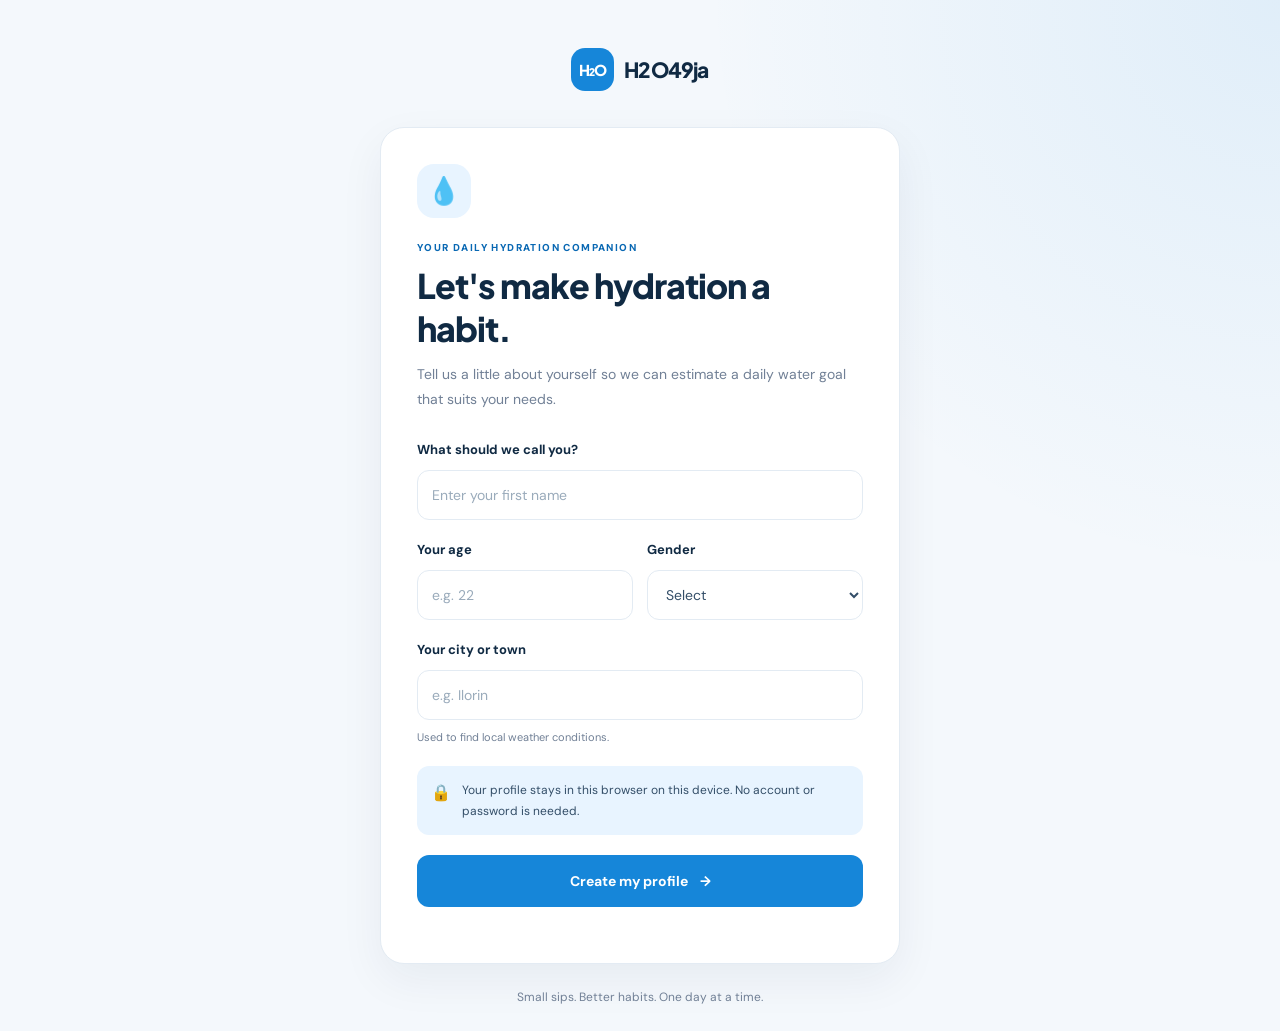
<file: index.html>
<!DOCTYPE html>
<html lang="en">
<head>
  <meta charset="UTF-8">
  <meta name="viewport" content="width=device-width, initial-scale=1.0">

  <meta
    name="theme-color"
    content="#1686D9"
  >

  <title>Get Started | H2O49ja</title>

  <link rel="stylesheet" href="../css/style.css">
  <script src="../js/onboarding.js" defer></script>
</head>

<body class="onboarding-page">
  <main class="onboarding-container">

    <a href="index.html" class="brand">
      <span class="brand-icon">H₂O</span>
      <span>H2O49ja</span>
    </a>

    <section class="onboarding-card">
      <div class="onboarding-icon">💧</div>

      <p class="eyebrow">YOUR DAILY HYDRATION COMPANION</p>

      <h1>Let's make hydration a habit.</h1>

      <p class="onboarding-description">
        Tell us a little about yourself so we can estimate
        a daily water goal that suits your needs.
      </p>

      <form id="onboarding-form">

        <div class="form-group">
          <label for="full-name">What should we call you?</label>
          <input
            type="text"
            id="full-name"
            name="name"
            placeholder="Enter your first name"
            autocomplete="given-name"
            required
            maxlength="50"
          >
        </div>

        <div class="form-row">
          <div class="form-group">
            <label for="age">Your age</label>
            <input
              type="number"
              id="age"
              name="age"
              placeholder="e.g. 22"
              min="1"
              max="120"
              required
            >
          </div>

          <div class="form-group">
            <label for="gender">Gender</label>
            <select id="gender" name="gender" required>
              <option value="">Select</option>
              <option value="male">Male</option>
              <option value="female">Female</option>
              <option value="prefer-not-to-say">Prefer not to say</option>
            </select>
          </div>
        </div>

        <div class="form-group">
          <label for="location">Your city or town</label>
          <input
            type="text"
            id="location"
            name="location"
            placeholder="e.g. Ilorin"
            autocomplete="address-level2"
            required
            maxlength="100"
          >
          <small>
            Used to find local weather conditions.
          </small>
        </div>

        <div class="privacy-note">
          <span>🔒</span>
          <p>
            Your profile stays in this browser on this device.
            No account or password is needed.
          </p>
        </div>

        <button type="submit" class="primary-button">
          Create my profile
          <span aria-hidden="true">→</span>
        </button>

        <p id="onboarding-feedback" role="alert"></p>
      </form>
    </section>

    <p class="onboarding-footer">
      Small sips. Better habits. One day at a time.
    </p>

  </main>
</body>
</html>
</file>
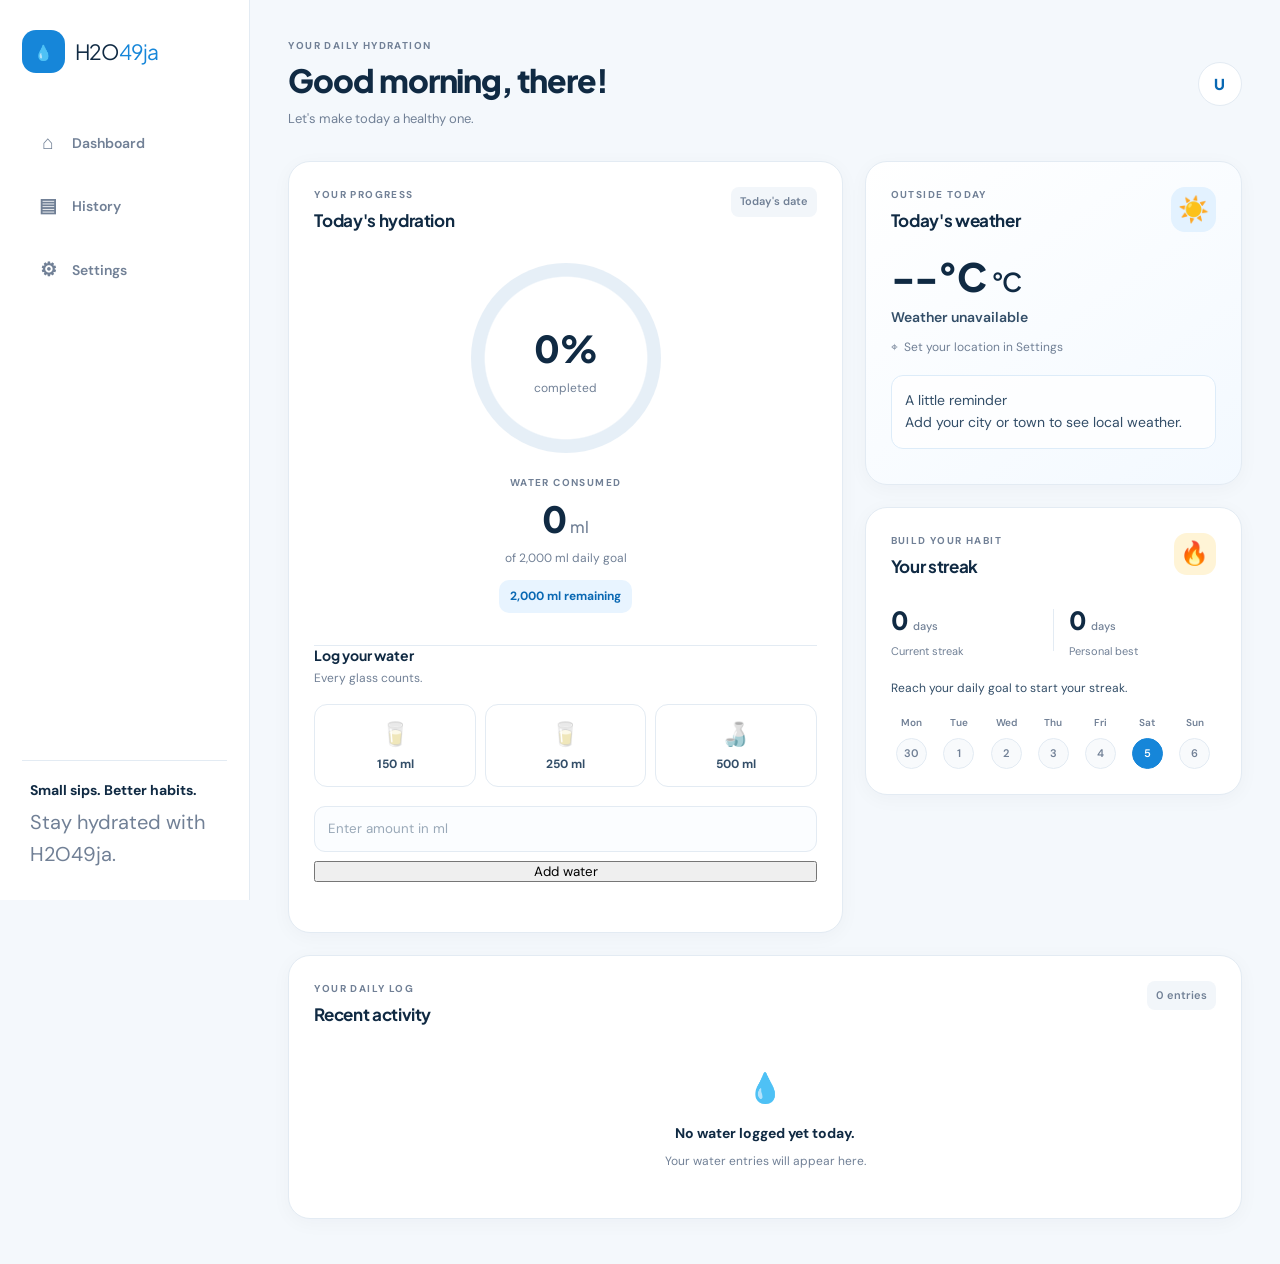
<file: pages/index.html>
<!-- <!DOCTYPE html>
<html lang="en">
<head>
    <meta charset="UTF-8">
    <meta name="viewport" content="width=device-width, initial-scale=1.0">
    <meta name="description" content="helps u track ur daily water">
    <meta name="theme-color" content="#1686D9">
    <title>H20 4 9JA| YOUR HYDRATION DASHBOARD</title>
    <link rel="manifest" href="manifest.json">
</head>
<body>
    <div class="app-layout">
        <aside class="sidebar">
        <a href="" class="brand">h <span>2</span>O <span class="brand-highlight">49JA</span></a>
        <nav class="sidebar-nav">
            <a href="index.html" class="nav-link active"> <span>Dashboard</span></a>
                        <a href="pages/history.html" class="nav-link active"> <span>History</span></a>
                                    <a href="pages/setting.html" class="nav-link active"> <span>Setting</span></a>


        </nav>
        <div class="side-footer">
          <p>Small Sips Better Habit</p> <span>Stay Hydrated With H2049JA</span>
        </div>
        </aside>
        <main class="main-content">
            <header class="page-header">
                <div class="welcome-message">
                   <p class="eyebrow"> Ur Daily Hydration</p>
                   <h1>Good Day, <span id="username">there</span>!</h1>
                   <p>Let make today a healthy one</p>
                </div>
                <a href="pages/setting.html" aria-label="open profile & setting" class="profile-button"><span id="profile-initials"></span></a>
            </header>
            <div class="dashboard-grid">
                <section class="card hydration-card">
                    <div>
                    <div >
                        <p class="eyebrow">Ur Progress</p>
                    </div>

                    <span class="data-label" id="current-data">Today's data</span>
                </div>
                <div class="hydration-progress">
                    <div class="progress-circle" id="progress-circle" aria-label="daily hydration progress" aria-valuemin="0" aria-valuemax="100" aria-valuenow="0">
                           <div class="progress-inner"><span class="progress-percentage" id="progress-percentage">0%</span><span class="progress-caption">Completed</span>
                        </div>
                    </div>
                    <div class="hydration-stat">
                        <p class="eyebrow">Water consumed</p>
                        <p class="water-total"><span id="water-consumed">0</span></p> <span class="unit">ml</span>
                        <p class="water-target">of<span id="daily-goal">2,000</span>ml daily goal</p>
                        <p class="water-remaining"> <span id="water-remaining">2,000</span>water-remaining</p>

                    </div>
                </div>
                   <div class="hydration-divider"></div>
                   <div class="water-login">
                    <div class="section-heading">
                        <h3>log ur water</h3> <p>every glass count</p>
                    </div>
                    <div class="quick-add-buttons">
                        <button type="button" class="water-button" data-water-amount="150"><span>150ml</span></button>
                        <button type="button" class="water-button" data-water-amount="250"><span>250ml</span></button>
                        <button type="button" class="water-button" data-water-amount="500"><span>500ml</span></button>

                    </div>
                    <form action="" id="custom-water-form" class="custom-water-form">
                        <label for="custom-water-form" class="sr-only">custom water amount in ml</label>
                        <input type="number" id="custom-water-amount" name="amount" min="1" max="5000" step="1" placeholder="enter amount in millimeter" required>
                        <button type="submit" class="primary-button">Add water</button>
                    </form>
                    <p id="water-feedback" class="feedback-message" role="status" aria-live="polite"></p>
                   </div>
                    
                </section>
                 <div class="dashboard-side">
                    <section class="card weather-card" aria-labelledby="weather-heading"></section>
                    
                 </div>
            </div>
        </main>
    </div>

</body>
</html> -->

<!DOCTYPE html>
<html lang="en">
<head>
  <meta charset="UTF-8">
  <meta name="viewport" content="width=device-width, initial-scale=1.0">

  <meta
    name="description"
    content="H2O49ja helps you track your daily water intake, build hydration streaks, and stay hydrated."
  >

  <meta name="theme-color" content="#1686D9">

  <title>H2O49ja | Your Hydration Dashboard</title>

  <script src="../js/theme.js"></script>

  <!-- Main stylesheet -->
  <link rel="stylesheet" href="../css/style.css">

  <!-- PWA manifest -->
  <link rel="manifest" href="manifest.json">
</head>

<body>
  <!-- Application layout -->
  <div class="app-layout">

    <!-- Sidebar / desktop navigation -->
    <aside class="sidebar">
      <a href="index.html" class="brand">
        <span class="brand-icon" aria-hidden="true">💧</span>
        <span>H2O<span class="brand-highlight">49ja</span></span>
      </a>

      <nav class="sidebar-nav" aria-label="Main navigation">
        <a href="index.html" class="nav-link active" aria-current="page">
          <span aria-hidden="true">⌂</span>
          <span>Dashboard</span>
        </a>

        <a href="history.html" class="nav-link">
          <span aria-hidden="true">▤</span>
          <span>History</span>
        </a>

        <a href="settings.html" class="nav-link">
          <span aria-hidden="true">⚙</span>
          <span>Settings</span>
        </a>
      </nav>

      <div class="sidebar-footer">
        <p>Small sips. Better habits.</p>
        <span>Stay hydrated with H2O49ja.</span>
      </div>
    </aside>

    <!-- Main dashboard -->
    <main class="main-content">

      <!-- Page heading -->
      <header class="page-header">
        <div class="welcome-message">
          <p class="eyebrow">YOUR DAILY HYDRATION</p>
          <h1>Good morning, <span id="user-name">there</span>!</h1>
          <p>Let's make today a healthy one.</p>
        </div>

        <a href="settings.html" class="profile-button"
           aria-label="Open profile and settings">
          <span id="profile-initial">U</span>
        </a>
      </header>

      <!-- Dashboard content -->
      <div class="dashboard-grid">

        <!-- Main hydration card -->
        <section class="card hydration-card"
                 aria-labelledby="hydration-heading">

          <div class="card-heading">
            <div>
              <p class="eyebrow">YOUR PROGRESS</p>
              <h2 id="hydration-heading">Today's hydration</h2>
            </div>

            <span class="date-label" id="current-date">
              Today's date
            </span>
          </div>

          <div class="hydration-progress">

            <!-- Circular progress will be styled with CSS -->
            <div class="progress-circle"
                 id="progress-circle"
                 role="progressbar"
                 aria-label="Daily hydration progress"
                 aria-valuemin="0"
                 aria-valuemax="100"
                 aria-valuenow="0">

              <div class="progress-inner">
                <span class="progress-percentage"
                      id="progress-percentage">0%</span>
                <span class="progress-caption">completed</span>
              </div>
            </div>

            <div class="hydration-stats">
              <p class="eyebrow">WATER CONSUMED</p>

              <p class="water-total">
                <span id="water-consumed">0</span>
                <span class="unit">ml</span>
              </p>

              <p class="water-target">
                of <span id="daily-goal">2,000</span> ml daily goal
              </p>

              <p class="water-remaining">
                <span id="water-remaining">2,000</span> ml remaining
              </p>
            </div>
          </div>

          <div class="hydration-divider"></div>

          <!-- Quick water logging -->
          <div class="water-logging">
            <div class="section-heading">
              <h3>Log your water</h3>
              <p>Every glass counts.</p>
            </div>

            <div class="quick-add-buttons">
              <button type="button" class="water-button"
                      data-water-amount="150">
                <span class="glass-icon" aria-hidden="true">🥛</span>
                <span>150 ml</span>
              </button>

              <button type="button" class="water-button"
                      data-water-amount="250">
                <span class="glass-icon" aria-hidden="true">🥛</span>
                <span>250 ml</span>
              </button>

              <button type="button" class="water-button"
                      data-water-amount="500">
                <span class="glass-icon" aria-hidden="true">🍶</span>
                <span>500 ml</span>
              </button>
            </div>

            <form id="custom-water-form" class="custom-water-form">
              <label for="custom-water-amount" class="sr-only">
                Custom water amount in millilitres
              </label>

              <input
                type="number"
                id="custom-water-amount"
                name="amount"
                min="1"
                max="5000"
                step="1"
                placeholder="Enter amount in ml"
                required
              >

              <button type="submit" class="primary-button">
                Add water
              </button>
            </form>

            <p id="water-feedback" class="feedback-message"
               role="status" aria-live="polite"></p>
          </div>
        </section>

        <!-- Right column -->
        <div class="dashboard-side">

          <!-- Weather card -->
          <section class="card weather-card"
                   aria-labelledby="weather-heading">

            <div class="card-heading">
              <div>
                <p class="eyebrow">OUTSIDE TODAY</p>
                <h2 id="weather-heading">Today's weather</h2>
              </div>

              <span class="weather-icon" id="weather-icon"
                    aria-hidden="true">☀️</span>
            </div>

            <div class="weather-details">
              <p class="temperature">
                <span id="weather-temperature">--</span>
                <span>°C</span>
              </p>

              <p id="weather-condition">Weather unavailable</p>

              <p class="location-label">
                <span aria-hidden="true">⌖</span>
                <span id="weather-location">Set your location</span>
              </p>
            </div>

            <div class="weather-tip">
              <p class="weather-tip-title">A little reminder</p>
              <p id="weather-tip">
                Drink water regularly throughout the day.
              </p>
            </div>

            <p id="weather-updated" class="weather-updated"></p>
          </section>

          <!-- Streak card -->
          <section class="card streak-card"
                   aria-labelledby="streak-heading">

            <div class="card-heading">
              <div>
                <p class="eyebrow">BUILD YOUR HABIT</p>
                <h2 id="streak-heading">Your streak</h2>
              </div>

              <span class="streak-icon" aria-hidden="true">🔥</span>
            </div>

            <div class="streak-stats">
              <div>
                <p class="streak-number">
                  <span id="current-streak">0</span>
                  <span>days</span>
                </p>
                <p class="muted-text">Current streak</p>
              </div>

              <div class="streak-divider"></div>

              <div>
                <p class="streak-number">
                  <span id="best-streak">0</span>
                  <span>days</span>
                </p>
                <p class="muted-text">Personal best</p>
              </div>
            </div>

            <p class="streak-message" id="streak-message">
              Reach your daily goal to start your streak.
            </p>

            <div class="weekly-calendar"
                 id="weekly-calendar"
                 aria-label="Weekly hydration progress">
              <!-- JavaScript will render the weekly calendar here. -->
            </div>
          </section>

        </div>
      </div>

      <!-- Recent water entries -->
      <section class="card recent-activity"
               aria-labelledby="activity-heading">

        <div class="card-heading">
          <div>
            <p class="eyebrow">YOUR DAILY LOG</p>
            <h2 id="activity-heading">Recent activity</h2>
          </div>

          <span class="activity-count" id="activity-count">
            0 entries
          </span>
        </div>

        <div id="water-history" class="water-history">
          <div class="empty-state">
            <span aria-hidden="true">💧</span>
            <p>No water logged yet today.</p>
            <p>Your water entries will appear here.</p>
          </div>
        </div>
      </section>

      <!-- Mobile bottom navigation -->
      <nav class="bottom-nav" aria-label="Mobile navigation">
        <a href="index.html" class="bottom-nav-link active"
           aria-current="page">
          <span aria-hidden="true">⌂</span>
          <span>Home</span>
        </a>

        <a href="history.html" class="bottom-nav-link">
          <span aria-hidden="true">▤</span>
          <span>History</span>
        </a>

        <a href="settings.html" class="bottom-nav-link">
          <span aria-hidden="true">⚙</span>
          <span>Settings</span>
        </a>
      </nav>

    </main>
  </div>

  <!-- Dashboard JavaScript -->
  <script src="../js/app.js" defer></script>
</body>
</html>
</file>
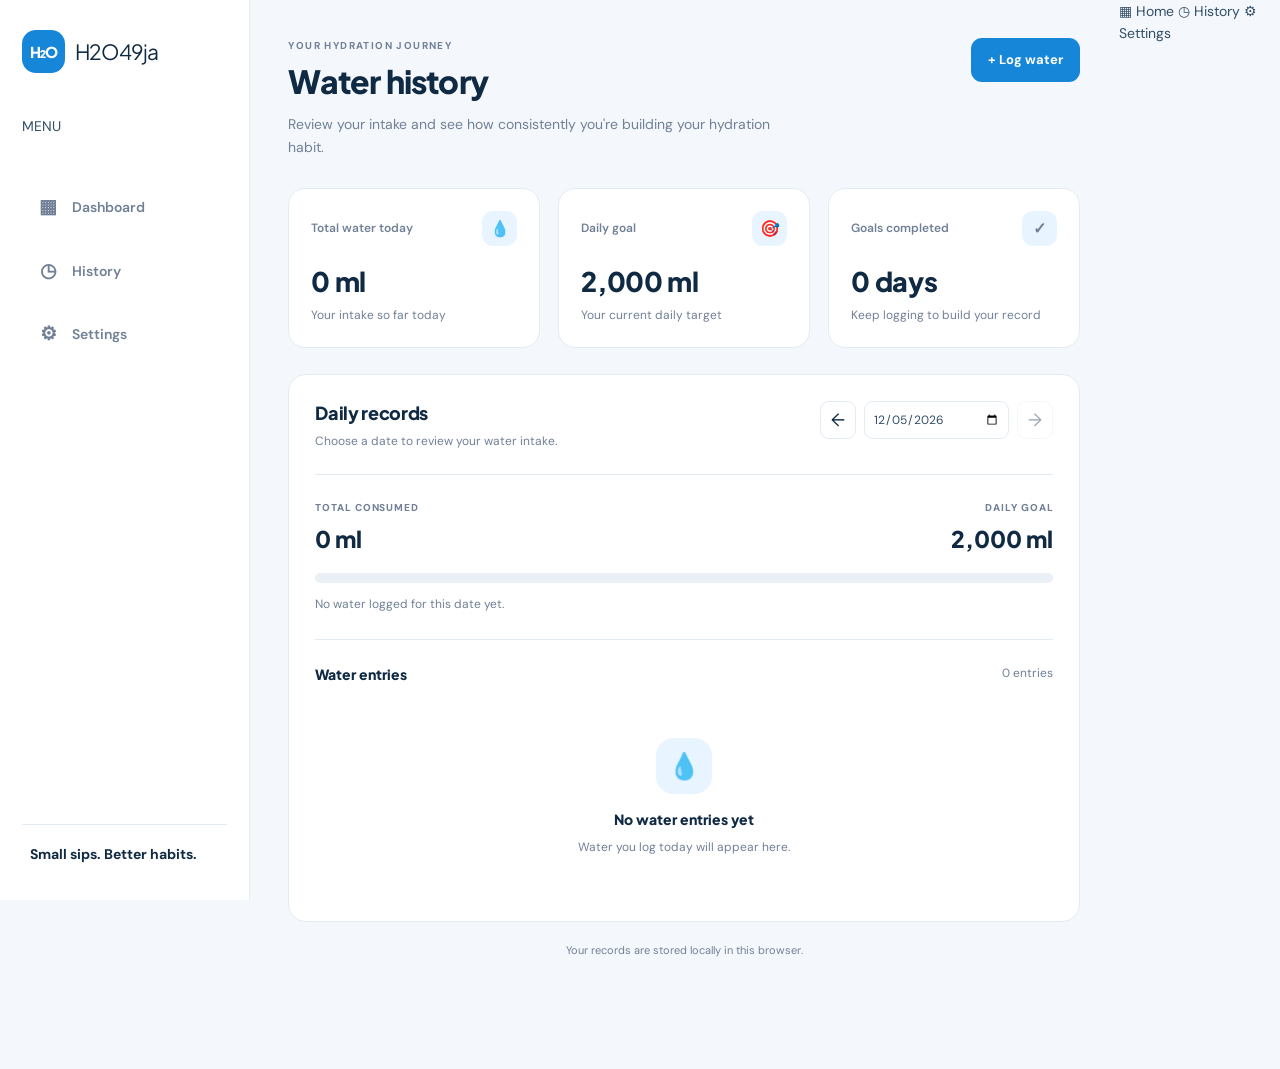
<file: pages/history.html>
<!DOCTYPE html>
<html lang="en">
<head>
  <meta charset="UTF-8">
  <meta name="viewport" content="width=device-width, initial-scale=1.0">
  <meta name="theme-color" content="#1686D9">

  <title>Water History | H2O49ja</title>

  <script src="../js/theme.js"></script>
  <link rel="stylesheet" href="../css/style.css">
  <script src="../js/history.js" defer></script>
</head>

<body>
  <div class="app-layout">

    <!-- Desktop Sidebar -->
    <aside class="sidebar">
      <a href="index.html" class="brand">
        <span class="brand-icon">H₂O</span>
        <span>H2O49ja</span>
      </a>

      <p class="sidebar-label">MENU</p>

      <nav class="sidebar-nav">
        <a href="index.html" class="nav-link">
          <span>▦</span>
          Dashboard
        </a>

        <a href="history.html" class="nav-link active">
          <span>◷</span>
          History
        </a>

        <a href="settings.html" class="nav-link">
          <span>⚙</span>
          Settings
        </a>
      </nav>

      <div class="sidebar-footer">
        <p>Small sips. Better habits.</p>
      </div>
    </aside>

    <!-- Main Content -->
    <main class="main-content history-main">

      <header class="page-header">
        <div>
          <p class="eyebrow">YOUR HYDRATION JOURNEY</p>
          <h1>Water history</h1>
          <p class="page-description">
            Review your intake and see how consistently
            you're building your hydration habit.
          </p>
        </div>

        <a href="index.html" class="history-add-button">
          + Log water
        </a>
      </header>

      <!-- Summary Cards -->
      <section class="history-summary">

        <article class="history-stat-card">
          <div class="history-stat-top">
            <span>Total water today</span>
            <span class="history-stat-icon">💧</span>
          </div>

          <h2 id="history-today-total">0 ml</h2>
          <p>Your intake so far today</p>
        </article>

        <article class="history-stat-card">
          <div class="history-stat-top">
            <span>Daily goal</span>
            <span class="history-stat-icon">🎯</span>
          </div>

          <h2 id="history-daily-goal">2,000 ml</h2>
          <p>Your current daily target</p>
        </article>

        <article class="history-stat-card">
          <div class="history-stat-top">
            <span>Goals completed</span>
            <span class="history-stat-icon">✓</span>
          </div>

          <h2 id="history-goals-completed">0 days</h2>
          <p id="history-completion-caption">
            No completed days yet
          </p>
        </article>

      </section>

      <!-- Date Navigation -->
      <section class="history-panel">

        <div class="history-panel-heading">
          <div>
            <h2>Daily records</h2>
            <p>Choose a date to review your water intake.</p>
          </div>

          <div class="history-date-control">
            <button
              type="button"
              id="previous-day"
              aria-label="Previous day"
            >
              ←
            </button>

            <input
              type="date"
              id="history-date"
              aria-label="Choose history date"
            >

            <button
              type="button"
              id="next-day"
              aria-label="Next day"
            >
              →
            </button>
          </div>
        </div>

        <!-- Selected Day Progress -->
        <div class="history-day-progress">
          <div class="history-day-progress-top">
            <div>
              <p class="history-muted-label">TOTAL CONSUMED</p>
              <h3 id="selected-day-total">0 ml</h3>
            </div>

            <div class="history-day-goal">
              <p class="history-muted-label">DAILY GOAL</p>
              <h3 id="selected-day-goal">2,000 ml</h3>
            </div>
          </div>

          <div
            class="history-progress-track"
            role="progressbar"
            id="history-progress"
            aria-label="Selected day's hydration progress"
            aria-valuemin="0"
            aria-valuemax="100"
            aria-valuenow="0"
          >
            <div
              class="history-progress-fill"
              id="history-progress-fill"
            ></div>
          </div>

          <p id="selected-day-status" class="history-status">
            Start logging your water intake.
          </p>
        </div>

        <!-- Water Entries -->
        <div class="history-entries-heading">
          <h3>Water entries</h3>
          <span id="history-entry-count">0 entries</span>
        </div>

        <div id="history-entries" class="history-entries">
          <div class="history-empty-state">
            <div class="history-empty-icon">💧</div>
            <h3>No water entries yet</h3>
            <p>
              Water you log on this date will appear here.
            </p>
          </div>
        </div>

      </section>

      <p class="history-disclaimer">
        Your records are stored locally in this browser.
      </p>

    </main>

    <!-- Mobile Bottom Navigation -->
    <nav class="mobile-bottom-nav" aria-label="Main navigation">
      <a href="index.html" class="mobile-nav-link">
        <span>▦</span>
        <span>Home</span>
      </a>

      <a href="history.html" class="mobile-nav-link active">
        <span>◷</span>
        <span>History</span>
      </a>

      <a href="settings.html" class="mobile-nav-link">
        <span>⚙</span>
        <span>Settings</span>
      </a>
    </nav>

  </div>
</body>
</html>
</file>
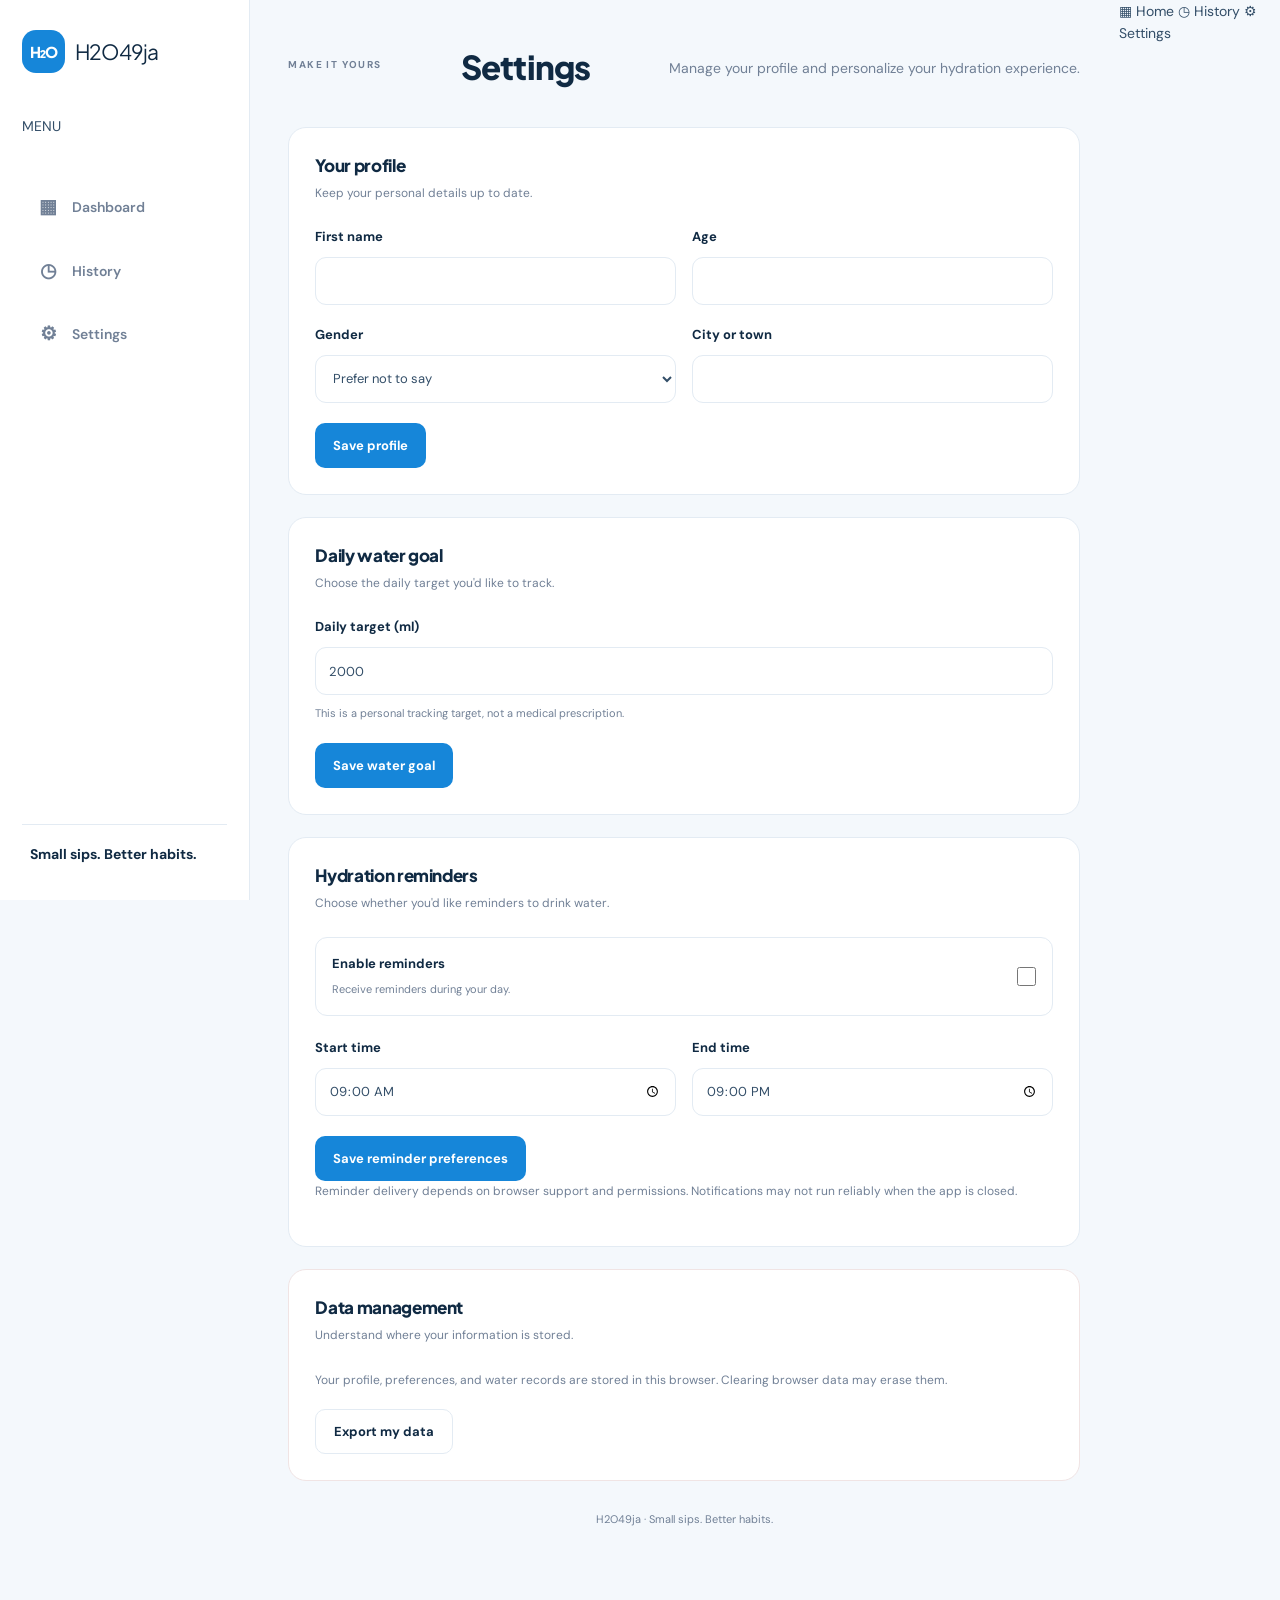
<file: pages/setting.html>
<!DOCTYPE html>
<html lang="en">
<head>
  <meta charset="UTF-8">
  <meta name="viewport" content="width=device-width, initial-scale=1.0">
  <meta name="theme-color" content="#1686D9">

  <title>Settings | H2O49ja</title>

  <link rel="stylesheet" href="../css/style.css">
  <script src="../js/setting.js" defer></script>
</head>

<body>
  <div class="app-layout">

    <!-- Desktop Sidebar -->
    <aside class="sidebar">
      <a href="index.html" class="brand">
        <span class="brand-icon">H₂O</span>
        <span>H2O49ja</span>
      </a>

      <p class="sidebar-label">MENU</p>

      <nav class="sidebar-nav">
        <a href="index.html" class="nav-link">
          <span>▦</span>
          Dashboard
        </a>

        <a href="history.html" class="nav-link">
          <span>◷</span>
          History
        </a>

        <a href="settings.html" class="nav-link active">
          <span>⚙</span>
          Settings
        </a>
      </nav>

      <div class="sidebar-footer">
        <p>Small sips. Better habits.</p>
      </div>
    </aside>

    <!-- Main Content -->
    <main class="main-content settings-main">

      <header class="page-header">
        <p class="eyebrow">MAKE IT YOURS</p>
        <h1>Settings</h1>
        <p class="page-description">
          Manage your profile and personalize your hydration experience.
        </p>
      </header>

      <!-- Profile Settings -->
      <section class="settings-panel">
        <div class="settings-panel-heading">
          <div>
            <h2>Your profile</h2>
            <p>Keep your personal details up to date.</p>
          </div>
        </div>

        <form id="settings-profile-form">

          <div class="settings-form-grid">

            <div class="form-group">
              <label for="settings-name">First name</label>
              <input
                type="text"
                id="settings-name"
                name="name"
                maxlength="50"
                autocomplete="given-name"
                required
              >
            </div>

            <div class="form-group">
              <label for="settings-age">Age</label>
              <input
                type="number"
                id="settings-age"
                name="age"
                min="1"
                max="120"
                required
              >
            </div>

            <div class="form-group">
              <label for="settings-gender">Gender</label>
              <select id="settings-gender" name="gender" required>
                <option value="male">Male</option>
                <option value="female">Female</option>
                <option value="prefer-not-to-say">Prefer not to say</option>
              </select>
            </div>

            <div class="form-group">
              <label for="settings-location">City or town</label>
              <input
                type="text"
                id="settings-location"
                name="location"
                maxlength="100"
                autocomplete="address-level2"
                required
              >
            </div>

          </div>

          <p id="profile-feedback" class="settings-feedback" role="status"></p>

          <button type="submit" class="primary-button settings-save-button">
            Save profile
          </button>
        </form>
      </section>

      <!-- Hydration Goal -->
      <section class="settings-panel">
        <div class="settings-panel-heading">
          <div>
            <h2>Daily water goal</h2>
            <p>Choose the daily target you'd like to track.</p>
          </div>
        </div>

        <form id="settings-goal-form">
          <div class="form-group">
            <label for="settings-goal">Daily target (ml)</label>

            <input
              type="number"
              id="settings-goal"
              name="dailyGoal"
              min="250"
              max="10000"
              step="50"
              required
            >

            <small>
              This is a personal tracking target, not a medical prescription.
            </small>
          </div>

          <p id="goal-feedback" class="settings-feedback" role="status"></p>

          <button type="submit" class="primary-button settings-save-button">
            Save water goal
          </button>
        </form>
      </section>

      <!-- Reminder Preferences -->
      <section class="settings-panel">
        <div class="settings-panel-heading">
          <div>
            <h2>Hydration reminders</h2>
            <p>Choose whether you'd like reminders to drink water.</p>
          </div>
        </div>

        <form id="settings-reminder-form">

          <label class="settings-toggle-row" for="reminders-enabled">
            <span>
              <strong>Enable reminders</strong>
              <small>Receive reminders during your day.</small>
            </span>

            <input
              type="checkbox"
              id="reminders-enabled"
              name="remindersEnabled"
            >
          </label>

          <div class="settings-form-grid settings-reminder-times">
            <div class="form-group">
              <label for="reminder-start">Start time</label>
              <input
                type="time"
                id="reminder-start"
                name="reminderStart"
                value="09:00"
                required
              >
            </div>

            <div class="form-group">
              <label for="reminder-end">End time</label>
              <input
                type="time"
                id="reminder-end"
                name="reminderEnd"
                value="21:00"
                required
              >
            </div>
          </div>

          <p id="reminder-feedback" class="settings-feedback" role="status"></p>

          <button type="submit" class="primary-button settings-save-button">
            Save reminder preferences
          </button>
        </form>

        <p class="settings-note">
          Reminder delivery depends on browser support and permissions.
          Notifications may not run reliably when the app is closed.
        </p>
      </section>

      <!-- Data Management -->
      <section class="settings-panel settings-danger-panel">
        <div class="settings-panel-heading">
          <div>
            <h2>Data management</h2>
            <p>Understand where your information is stored.</p>
          </div>
        </div>

        <p class="settings-note">
          Your profile, preferences, and water records are stored in this
          browser. Clearing browser data may erase them.
        </p>

        <button
          type="button"
          id="export-data-button"
          class="secondary-button"
        >
          Export my data
        </button>
      </section>

      <p class="settings-footer">
        H2O49ja · Small sips. Better habits.
      </p>

    </main>

    <!-- Mobile Bottom Navigation -->
    <nav class="mobile-bottom-nav" aria-label="Main navigation">
      <a href="index.html" class="mobile-nav-link">
        <span>▦</span>
        <span>Home</span>
      </a>

      <a href="history.html" class="mobile-nav-link">
        <span>◷</span>
        <span>History</span>
      </a>

      <a href="settings.html" class="mobile-nav-link active">
        <span>⚙</span>
        <span>Settings</span>
      </a>
    </nav>

  </div>
</body>
</html>
</file>
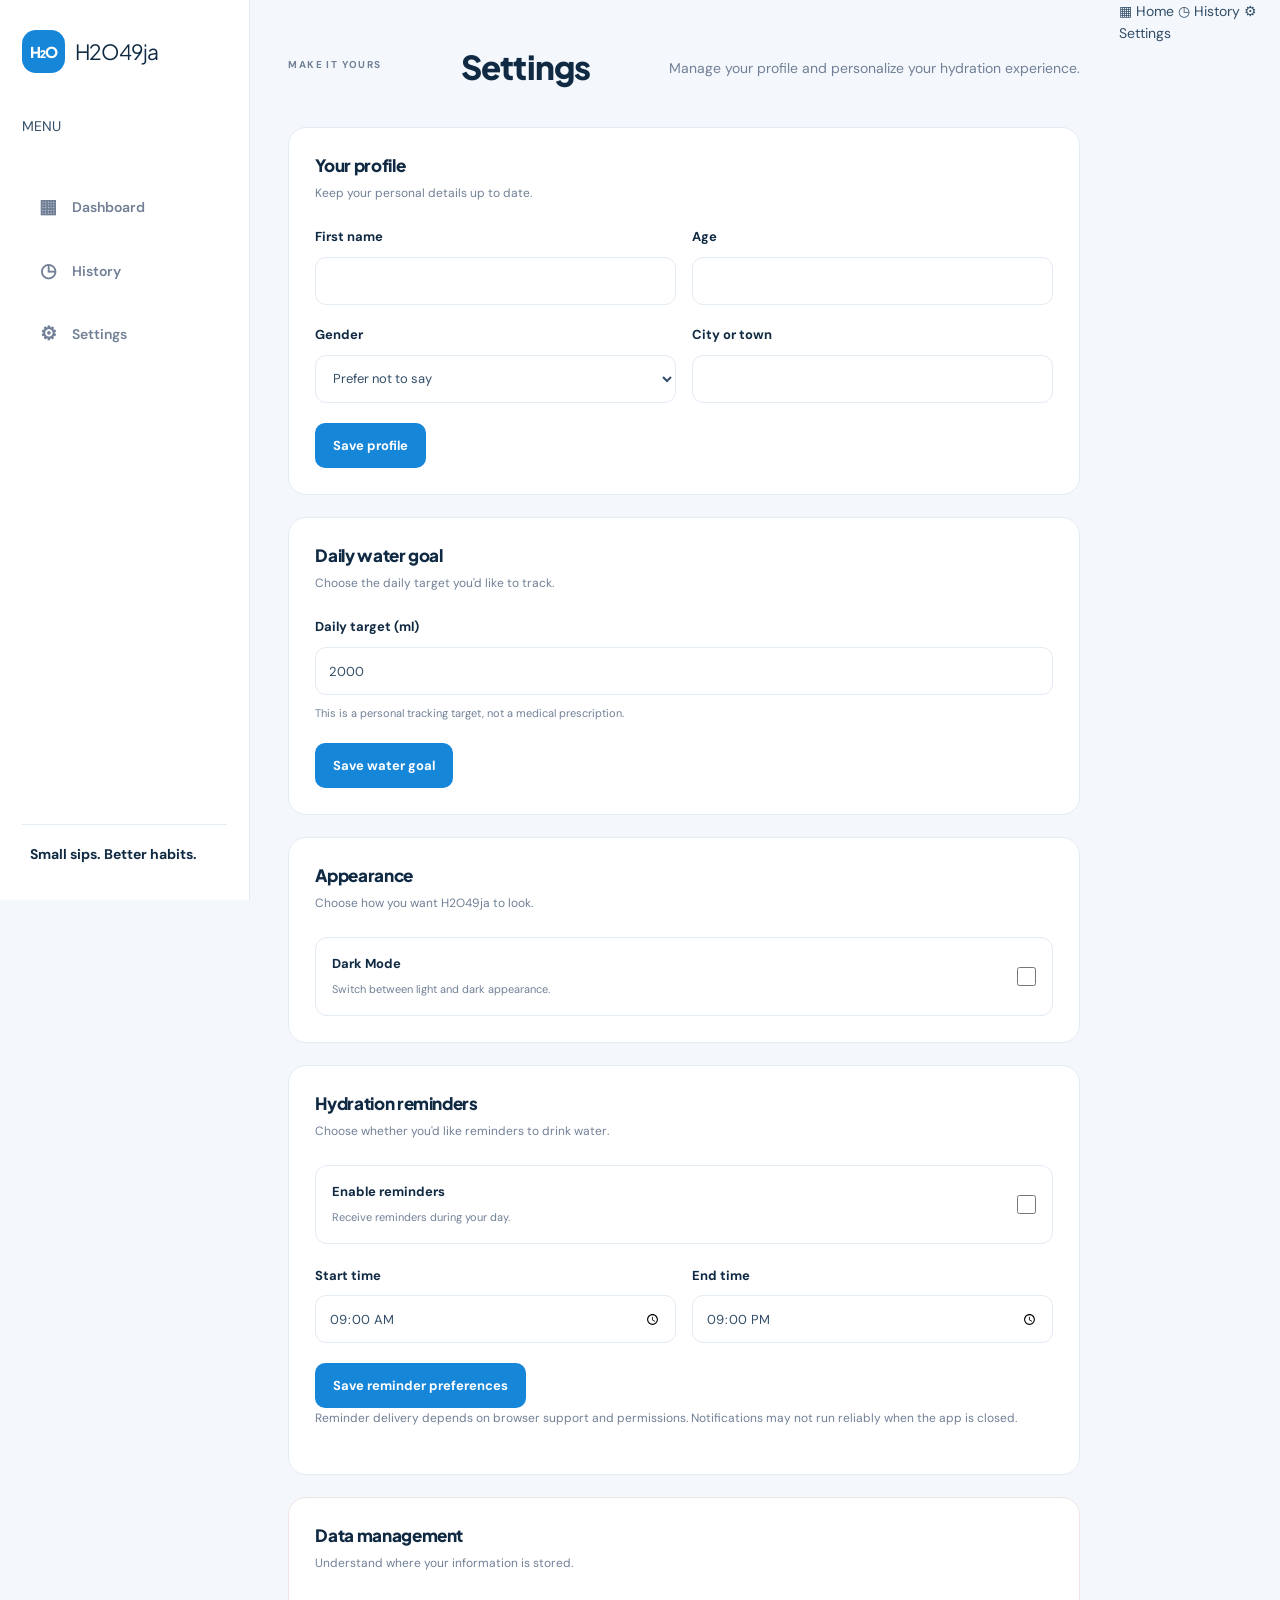
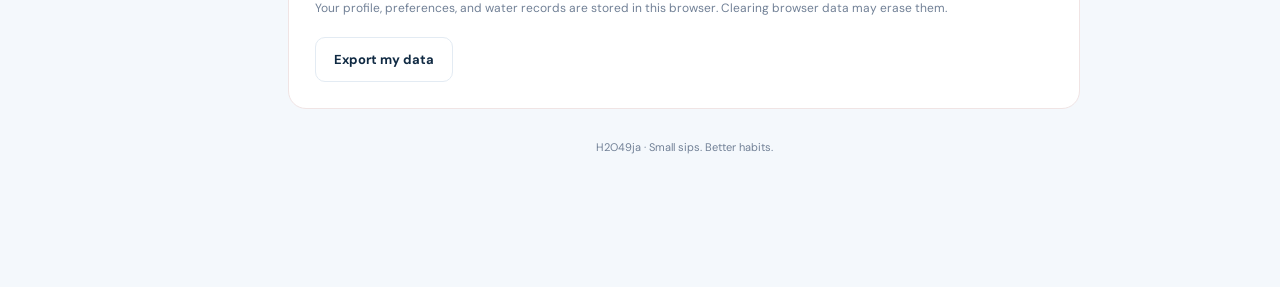
<file: pages/settings.html>
<!DOCTYPE html>
<html lang="en">
<head>
  <meta charset="UTF-8">
  <meta name="viewport" content="width=device-width, initial-scale=1.0">
  <meta name="theme-color" content="#1686D9">

  <title>Settings | H2O49ja</title>
  
  <script src="../js/theme.js"></script>
  <link rel="stylesheet" href="../css/style.css">
  <script src="../js/setting.js" defer></script>
</head>

<body>
  <div class="app-layout">

    <!-- Desktop Sidebar -->
    <aside class="sidebar">
      <a href="index.html" class="brand">
        <span class="brand-icon">H₂O</span>
        <span>H2O49ja</span>
      </a>

      <p class="sidebar-label">MENU</p>

      <nav class="sidebar-nav">
        <a href="index.html" class="nav-link">
          <span>▦</span>
          Dashboard
        </a>

        <a href="history.html" class="nav-link">
          <span>◷</span>
          History
        </a>

        <a href="settings.html" class="nav-link active">
          <span>⚙</span>
          Settings
        </a>
      </nav>

      <div class="sidebar-footer">
        <p>Small sips. Better habits.</p>
      </div>
    </aside>

    <!-- Main Content -->
    <main class="main-content settings-main">

      <header class="page-header">
        <p class="eyebrow">MAKE IT YOURS</p>
        <h1>Settings</h1>
        <p class="page-description">
          Manage your profile and personalize your hydration experience.
        </p>
      </header>

      <!-- Profile Settings -->
      <section class="settings-panel">
        <div class="settings-panel-heading">
          <div>
            <h2>Your profile</h2>
            <p>Keep your personal details up to date.</p>
          </div>
        </div>

        <form id="settings-profile-form">

          <div class="settings-form-grid">

            <div class="form-group">
              <label for="settings-name">First name</label>
              <input
                type="text"
                id="settings-name"
                name="name"
                maxlength="50"
                autocomplete="given-name"
                required
              >
            </div>

            <div class="form-group">
              <label for="settings-age">Age</label>
              <input
                type="number"
                id="settings-age"
                name="age"
                min="1"
                max="120"
                required
              >
            </div>

            <div class="form-group">
              <label for="settings-gender">Gender</label>
              <select id="settings-gender" name="gender" required>
                <option value="male">Male</option>
                <option value="female">Female</option>
                <option value="prefer-not-to-say">Prefer not to say</option>
              </select>
            </div>

            <div class="form-group">
              <label for="settings-location">City or town</label>
              <input
                type="text"
                id="settings-location"
                name="location"
                maxlength="100"
                autocomplete="address-level2"
                required
              >
            </div>

          </div>

          <p id="profile-feedback" class="settings-feedback" role="status"></p>

          <button type="submit" class="primary-button settings-save-button">
            Save profile
          </button>
        </form>
      </section>




      <!-- Hydration Goal -->
      <section class="settings-panel">
        <div class="settings-panel-heading">
          <div>
            <h2>Daily water goal</h2>
            <p>Choose the daily target you'd like to track.</p>
          </div>
        </div>

        <form id="settings-goal-form">
          <div class="form-group">
            <label for="settings-goal">Daily target (ml)</label>

            <input
              type="number"
              id="settings-goal"
              name="dailyGoal"
              min="250"
              max="10000"
              step="50"
              required
            >

            <small>
              This is a personal tracking target, not a medical prescription.
            </small>
          </div>

          <p id="goal-feedback" class="settings-feedback" role="status"></p>

          <button type="submit" class="primary-button settings-save-button">
            Save water goal
          </button>
        </form>
      </section>



      <!-- Appearance Settings -->
<section class="settings-panel">
  <div class="settings-panel-heading">
    <div>
      <h2>Appearance</h2>
      <p>Choose how you want H2O49ja to look.</p>
    </div>
  </div>

  <div class="settings-toggle-row">
    <span>
      <strong>Dark Mode</strong>
      <small>Switch between light and dark appearance.</small>
    </span>

    <input
      type="checkbox"
      id="theme-toggle"
      aria-label="Enable dark mode"
    >
  </div>
</section>

      <!-- Reminder Preferences -->
      <section class="settings-panel">
        <div class="settings-panel-heading">
          <div>
            <h2>Hydration reminders</h2>
            <p>Choose whether you'd like reminders to drink water.</p>
          </div>
        </div>

        <form id="settings-reminder-form">

          <label class="settings-toggle-row" for="reminders-enabled">
            <span>
              <strong>Enable reminders</strong>
              <small>Receive reminders during your day.</small>
            </span>

            <input
              type="checkbox"
              id="reminders-enabled"
              name="remindersEnabled"
            >
          </label>

          <div class="settings-form-grid settings-reminder-times">
            <div class="form-group">
              <label for="reminder-start">Start time</label>
              <input
                type="time"
                id="reminder-start"
                name="reminderStart"
                value="09:00"
                required
              >
            </div>

            <div class="form-group">
              <label for="reminder-end">End time</label>
              <input
                type="time"
                id="reminder-end"
                name="reminderEnd"
                value="21:00"
                required
              >
            </div>
          </div>

          <p id="reminder-feedback" class="settings-feedback" role="status"></p>

          <button type="submit" class="primary-button settings-save-button">
            Save reminder preferences
          </button>
        </form>

        <p class="settings-note">
          Reminder delivery depends on browser support and permissions.
          Notifications may not run reliably when the app is closed.
        </p>
      </section>

      <!-- Data Management -->
      <section class="settings-panel settings-danger-panel">
        <div class="settings-panel-heading">
          <div>
            <h2>Data management</h2>
            <p>Understand where your information is stored.</p>
          </div>
        </div>

        <p class="settings-note">
          Your profile, preferences, and water records are stored in this
          browser. Clearing browser data may erase them.
        </p>

        <button
          type="button"
          id="export-data-button"
          class="secondary-button"
        >
          Export my data
        </button>
      </section>

      <p class="settings-footer">
        H2O49ja · Small sips. Better habits.
      </p>

    </main>

    <!-- Mobile Bottom Navigation -->
    <nav class="mobile-bottom-nav" aria-label="Main navigation">
      <a href="index.html" class="mobile-nav-link">
        <span>▦</span>
        <span>Home</span>
      </a>

      <a href="history.html" class="mobile-nav-link">
        <span>◷</span>
        <span>History</span>
      </a>

      <a href="settings.html" class="mobile-nav-link active">
        <span>⚙</span>
        <span>Settings</span>
      </a>
    </nav>

  </div>
</body>
</html>
</file>
<file: css/style.css>
/* @import url('https://fonts.googleapis.com/css2?family=DM+Sans:wght@400;500;600;700&family=Plus+Jakarta+Sans:wght@400;500;600;700;800&display=swap');

:root{
   --primary:#1686d9;
   --primary-dark:#0968b3;
   --primary-light:#e8f4ff;
   --navy:#102a43;
   --text:#334e68;
   --muted:#718096;
   --background:#f4f8fc;
   --surface:#ffffff;
   --border: #e3ebf3;
   --success:#16804a;
   --success-light:#e3f7eb;
   --warning:#b7791f;
   --warning-light:#fff4d6;
   --radius-sm:10px;
   --radius-md:16px;
   --radius-lg:22px;
   --shadow-card:0px 4px 20px rgba(16, 42, 67, 0.035);
   --sidebar-width: 250px;    
}

*{
    margin:0;
    padding:0;
    box-sizing:border-box;
}

html{
    scroll-behavior:smooth;

}

body{
    min-height:100vh;
    font-family: 'DM sans', sans-serif;
    background:var(--background);
    color:var(--text);
    font-size:14px;
    line-height:1.6;
    -webkit-font-smoothing:antialiased;

}

button, input{
    font-family:inherit;
}

button, a{
    -webkit-tap-highlight-color:transparent;
}

button{
    cursor:pointer;
}

a{
    text-decoration:none;
    color:inherit;  
}

button:focus-visible, a:focus-visible, input:focus-visible{
    outline: 3px solid rgba(22, 134, 217, 0.35);
    outline-offset: 3px;
}

button:disabled{
    cursor: not-allowed;
    opacity: 0.55;
}

h1, h2, h3, h4{
    font-family: 'Plus Jakarta Sans', sans-serif;
    color: var(--navy);
    line-height: 1.3;
}

h1{
    font-weight: 800;
    letter-spacing: -1.1px;
    font-size: clamp(24px, 3vw, 32px);
}

h2{
    letter-spacing: -0.35px;
    font-weight: 700px;
    font-size: 17px;
}

h3{
    font-size: 14px;
    font-weight: 700;
}

p{
    overflow-wrap: anywhere;
}

img, svg{
    max-width: 100%;
}

.app-layout{
    min-height: 100vh;

}
.sidebar{
    display: none;
}
.main-content{
    width: 100%;
    min-height: 100vh;
    max-width:1600px;
    margin: 0 auto;
    padding: 24px 18px 110px;
}
.brand{
    display: inline-flex;
    align-items: center;
    gap: 10px;
    color: var(--navy);
    font-family: 'Plus Jakarta Sans', sans-serif;
    font-size: 21px;
    font-weight: 800px;
    letter-spacing: -0.8px;
}
.brand-icon{
    display: grid;
    width: 40px;
    height: 40px;
    place-items: center;
    border-radius:13px;
    background:var(--primary-light);
    font-size: 21px;
}
.brand-highlight{
    color: var(--primary);
}
.sidebar-nav{
    display: flex;
    flex-direction: column;
    gap: 7px;

}
.nav-link{
    display: flex;
    align-items: center;
    gap: 13px;
    padding: 13px 15px;
    border-radius:var(--radius-sm);
    color:var(--muted);
    font-weight: 600;
    transition: background 180ms ease, color 180ms ease;
}
.nav-link > span:first-child{
    width: 22px;
    text-align: center;
    font-size: 19px;
}
.nav-link:hover{
    background: #f1f7fc;
    color: var(--primary);
}
.nav.active{
    background: var(--primary-light);
    color: var(--primary-dark);
}
.sidebar-footer{
    margin-top: auto;
    padding: 18px 8px 0;
    border-top:1px solid var(--border);
}
.sidebar-footer p{
    margin-bottom: 5px;
    color: var(--navy);
    font-weight: 700;
}
.sidebar-footer span{
    color: var(--muted);
    font-size: 20px;

}
.page-header{
    display: flex;
    align-items: center;
    justify-content: space-between;
    gap: 14px;
    margin-bottom: 28px;

}
.welcome-message{
    min-width: 0;

}
.eyebrow{
    margin-bottom: 7px;
    color: var(--muted);
    font-size: 10px;
    font-weight: 700;
    letter-spacing: 1.4px;
    line-height: 1.5;
}
.welcome-message h1{
    margin-bottom: 7px;


}
.welcome-message > p:last-child{
    color: var(--muted);
    font-size: 13px;

}
.profile-button{
    display:grid;
    width: 44px;
    flex-shrink: 0;
    height: 44px;
    place-items: center;
    border: 1px solid var(--border);
    border-radius: 50%;
    background: var(--surface);
    color: var(--primary-dark);
    font-family: 'Plus Jakarta Sans', sans-serif;
    font-size: 15px;
    font-weight: 800;
    transition: border-color 180ms ease, transform 180ms ease;

}
.profile-button:hover{
    border-color: var(--primary);
    transform: translateY(-2px);
}
.dashboard-grid{
    display: grid ;
    grid-template-columns: minmax(0,1fr);
    gap: 18px;

}
.dashboard-side{
    display: grid;
    grid-template-columns: minmax(0,1fr);
    gap: 18px;
}
.card{
    min-width: 0;
    padding:20px;
    border: 1px solid var(--border);
    border-radius: var(--radius-lg);
    background: var(--surface);
    box-shadow: var(--shadow-card);
}
.card-heading{
    display: flex;
    align-items: flex-start;
    justify-content: space-between;
    gap: 12px;
}
.card-heading h2{
    overflow-wrap: anywhere;


}
.date-label{
    flex-shrink: 0;
    padding: 6px 9px;
    border-radius: 8px;
    font-size: 11px;
    font-weight: 600;
    color: var(--muted);
    background: #f2f6fa;

}
.hydration-progress{
    display: flex;
    flex-direction: column;
    align-items: center;
    gap: 24px;
    padding: 28px 0;

}
.progress-circle{
    --progress:0%;
    display: grid;
    flex-shrink: 0;
    width: 178px;
    aspect-ratio: 1;
    place-items: center;
    border-radius: 50%;
    background: radial-gradient(circle, var(--surface) 60%, transparent 61%), conic-gradient(var(--primary) var(--progress),#e6eff7 var(--progress));
    transition: background 350ms ease;
    

}
.progress-inner{
    display: flex;
    flex-direction: column;
    align-items: center;
    gap: 1px;
}
.progress-percentage{
    color: var(--navy);
    font-family: 'Plus Jakarta Sans', sans-serif;
    font-size: 37px;
    font-weight: 800;
    letter-spacing: -1.8px;

}
.progress-caption{
    color: var(--muted);
    font-size: 12px;
    
}
.hydration-stats{
width: 100%;
text-align: center;

}
.hydration-stats .eyebrow{
    margin-bottom: 5px;
}
.water-total{
     color: var(--navy);
    font-family: 'Plus Jakarta Sans', sans-serif;
    font-size: 36px;
    font-weight: 800;
    letter-spacing: -1.5px;
    line-height: 1.35
        ;
}
.water-total .unit{
     color:var(--muted);
    font-size: 15px;
    font-weight: 500;
    letter-spacing: 0;
}
.water-target{
     margin-top: 5px;
    color: var(--muted);
     font-size: 12px;
 }
.water-remaining{
    display: inline-block;
    margin-top: 12px;
    padding: 7px 11px;
    border-radius: 10px;
    background: var(--primary-light);
        color: var(--primary-dark);
        font-size: 12px;
        font-weight: 700;

    }
.hydration-divider{
    height: 1px;
    background: var(--border);

    }
    .water-login{
        padding-top: 22px;

    }
    .section-heading{
        margin-bottom: 16px;
    }
    .section-heading h3{
        margin-bottom: 4px;
    }
    .section-heading p{
        color: var(--muted);
        font-size: 12px;

    }
    .quick-add-buttons{
        display: grid ;
        grid-template-columns: repeat(3, minmax(0,1fr));
        gap: 9px;
    }
    .water-button{
        display: flex;
        min-height: 83px;
        min-width: 0;
        flex-direction: column;
        align-items: center;
        justify-content: center;
        gap: 7px;
        padding: 10px 4px;
        border: 1px solid var(--border);
        border-radius: 13px;
        background: var(--surface);
        color:var(var(--text));
        font-size: 12px;
        font-weight: 700;
        transition: border-color 180ms ease background 180ms ease, transform 180ms ease ;

    }
    .water-button:hover{
        background-color: var(--primary);
        background: #e3ebf3;
        transform: translateY(-2px);
    } */
     @import url('https://fonts.googleapis.com/css2?family=DM+Sans:wght@400;500;600;700&family=Plus+Jakarta+Sans:wght@400;500;600;700;800&display=swap');

:root{
   --primary:#1686d9;
   --primary-dark:#0968b3;
   --primary-light:#e8f4ff;
   --navy:#102a43;
   --text:#334e68;
   --muted:#718096;
   --background:#f4f8fc;
   --surface:#ffffff;
   --border: #e3ebf3;
   --success:#16804a;
   --success-light:#e3f7eb;
   --warning:#b7791f;
   --warning-light:#fff4d6;
   --radius-sm:10px;
   --radius-md:16px;
   --radius-lg:22px;
   --shadow-card:0px 4px 20px rgba(16, 42, 67, 0.035);
   --sidebar-width: 250px;    
}

*{
    margin:0;
    padding:0;
    box-sizing:border-box;
}

html{
    scroll-behavior:smooth;

}

body{
    min-height:100vh;
    font-family: 'DM sans', sans-serif;
    background:var(--background);
    color:var(--text);
    font-size:14px;
    line-height:1.6;
    -webkit-font-smoothing:antialiased;

}

button, input{
    font-family:inherit;
}

button, a{
    -webkit-tap-highlight-color:transparent;
}

button{
    cursor:pointer;
}

a{
    text-decoration:none;
    color:inherit;  
}

button:focus-visible, a:focus-visible, input:focus-visible{
    outline: 3px solid rgba(22, 134, 217, 0.35);
    outline-offset: 3px;
}

button:disabled{
    cursor: not-allowed;
    opacity: 0.55;
}

h1, h2, h3, h4{
    font-family: 'Plus Jakarta Sans', sans-serif;
    color: var(--navy);
    line-height: 1.3;
}

h1{
    font-weight: 800;
    letter-spacing: -1.1px;
    font-size: clamp(24px, 3vw, 32px);
}

h2{
    letter-spacing: -0.35px;
    font-weight: 700px;
    font-size: 17px;
}

h3{
    font-size: 14px;
    font-weight: 700;
}

p{
    overflow-wrap: anywhere;
}

img, svg{
    max-width: 100%;
}

.app-layout{
    min-height: 100vh;

}
.sidebar{
    display: none;
}
.main-content{
    width: 100%;
    min-height: 100vh;
    max-width:1600px;
    margin: 0 auto;
    padding: 24px 18px 110px;
}
.brand{
    display: inline-flex;
    align-items: center;
    gap: 10px;
    color: var(--navy);
    font-family: 'Plus Jakarta Sans', sans-serif;
    font-size: 21px;
    font-weight: 800px;
    letter-spacing: -0.8px;
}
.brand-icon{
    display: grid;
    width: 40px;
    height: 40px;
    place-items: center;
    border-radius:13px;
    background:var(--primary-light);
    font-size: 21px;
}
.brand-highlight{
    color: var(--primary);
}
.sidebar-nav{
    display: flex;
    flex-direction: column;
    gap: 7px;

}
.nav-link{
    display: flex;
    align-items: center;
    gap: 13px;
    padding: 13px 15px;
    border-radius:var(--radius-sm);
    color:var(--muted);
    font-weight: 600;
    transition: background 180ms ease, color 180ms ease;
    
}
.nav-link > span:first-child{
    width: 22px;
    text-align: center;
    font-size: 19px;
}
.nav-link:hover{
    background: #f1f7fc;
    color: var(--primary);
}
.nav.active{
    background: var(--primary-light);
    color: var(--primary-dark);
}
.sidebar-footer{
    margin-top: auto;
    padding: 18px 8px 0;
    border-top:1px solid var(--border);
}
.sidebar-footer p{
    margin-bottom: 5px;
    color: var(--navy);
    font-weight: 700;
}
.sidebar-footer span{
    color: var(--muted);
    font-size: 20px;

}
.page-header{
    display: flex;
    align-items: center;
    justify-content: space-between;
    gap: 14px;
    margin-bottom: 28px;

}
.welcome-message{
    min-width: 0;

}
.eyebrow{
    margin-bottom: 7px;
    color: var(--muted);
    font-size: 10px;
    font-weight: 700;
    letter-spacing: 1.4px;
    line-height: 1.5;
}
.welcome-message h1{
    margin-bottom: 7px;


}
.welcome-message > p:last-child{
    color: var(--muted);
    font-size: 13px;

}
.profile-button{
    display:grid;
    width: 44px;
    flex-shrink: 0;
    height: 44px;
    place-items: center;
    border: 1px solid var(--border);
    border-radius: 50%;
    background: var(--surface);
    color: var(--primary-dark);
    font-family: 'Plus Jakarta Sans', sans-serif;
    font-size: 15px;
    font-weight: 800;
    transition: border-color 180ms ease, transform 180ms ease;

}
.profile-button:hover{
    border-color: var(--primary);
    transform: translateY(-2px);
}
.dashboard-grid{
    display: grid ;
    grid-template-columns: minmax(0,1fr);
    gap: 18px;

}
.dashboard-side{
    display: grid;
    grid-template-columns: minmax(0,1fr);
    gap: 18px;
}
.card{
    min-width: 0;
    padding:20px;
    border: 1px solid var(--border);
    border-radius: var(--radius-lg);
    background: var(--surface);
    box-shadow: var(--shadow-card);
}
.card-heading{
    display: flex;
    align-items: flex-start;
    justify-content: space-between;
    gap: 12px;
}
.card-heading h2{
    overflow-wrap: anywhere;


}
.date-label{
    flex-shrink: 0;
    padding: 6px 9px;
    border-radius: 8px;
    font-size: 11px;
    font-weight: 600;
    color: var(--muted);
    background: #f2f6fa;

}
.hydration-progress{
    display: flex;
    flex-direction: column;
    align-items: center;
    gap: 24px;
    padding: 28px 0;

}
.progress-circle{
    --progress:0%;
    display: grid;
    flex-shrink: 0;
    width: 178px;
    aspect-ratio: 1;
    place-items: center;
    border-radius: 50%;
    background: radial-gradient(circle, var(--surface) 60%, transparent 61%), conic-gradient(var(--primary) var(--progress),#e6eff7 var(--progress));
    transition: background 350ms ease;
    

}
.progress-inner{
    display: flex;
    flex-direction: column;
    align-items: center;
    gap: 1px;
}
.progress-percentage{
    color: var(--navy);
    font-family: 'Plus Jakarta Sans', sans-serif;
    font-size: 37px;
    font-weight: 800;
    letter-spacing: -1.8px;

}
.progress-caption{
    color: var(--muted);
    font-size: 12px;
    
}
.hydration-stats{
    width: 100%;
    text-align: center;
}
.hydration-stats .eyebrow{
    margin-bottom: 5px;
}
.water-total{
    color: var(--navy);
    font-family: 'Plus Jakarta Sans', sans-serif;
    font-size: 36px;
     font-weight:800 ;
    letter-spacing: -1.5px;
    line-height: 1.35;
}
.water-total .unit{
    color: var(--muted);
    font-size: 16px;
    font-weight:500 ;
    letter-spacing:0;
}
.water-target{
    margin-top: 5px;
    color: var(--muted);
    font-size: 12px;

}
.water-remaining{
    display: inline-block;
    margin-top: 12px;
    padding: 7px 11px;
    border-radius:10px;
    background: var(--primary-light);
    color: var(--primary-dark);
    font-size: 12px;
    font-weight: 700;

}
.hydration-divider{
    height: 1px;
    background:var(--border);
}
.water-login{
    padding-top: 22px;

}
.section-heading{
    margin-bottom: 16px;

}
.section-heading h3{
    margin-bottom: 4px;
}
.section-heading p{
    color: var(--muted);
    font-size: 12px;


}
.quick-add-buttons{
    display: grid ;
    grid-template-columns: repeat(3, minmax(0,1fr));
    gap: 9px;
}
.water-button{
    display: flex;
    min-width: 0;
    min-height: 83px;
    flex-direction: column;
    align-items: center;
    justify-content: center;
    gap: 7px;
    padding:10px 4px;
    border: 1px solid var(--border);
    border-radius: 13px;
    background: var(--surface);
    color: var(--text);
    font-size: 12px;
    font-weight: 700;
    transition: border-color 180ms ease, background 180ms ease, transform 180ms ease;
}
.water-button:hover{
    border-color: var(--primary);
    background: #f4faff;
    transform: translateY(-2px);
}
.water-button:active{
    transform: scale(0.97);

}
.glass-icon{
    font-size: 23px;


}
.custom-water-form{
    display: flex;
    flex-direction: column;
    gap: 9px;
    margin-top: 19px;
}
.custom-water-form input{
    width: 100%;
    min-width: 0;
    min-height: 46px;
    padding: 12px 13px;
    border: 1px solid var(--border);
    border-radius: 11px;
    background: #fbfdff;
    color: var(--navy);
    outline: none;
    transition: border-color 180ms ease;
}
.custom-water-form input::placeholder{
    color: #9aa9b8;

}
.custom-water-form input:focus{
    border-color: var(--primary);

}
.primary-buton{
    display: inline-flex;
    min-height: 46px;
    align-items: center;
    justify-content: center;
    padding: 12px 18px;
    border: none;
    border-radius: 11px;
    background: var(--primary);
    color: #ffffff;
    font-weight: 700;
    transition: background 180ms ease, transform 180ms ease;
}
.primary-buton:active{
    transform: scale(0.98);

}
.primary-buton:hover{
    background: var(--primary-dark);

}
.feedback-message{
    min-height: 15px;
    font-size: 12px;
    margin-top: 10px;
    color: var(--success);
}
.weather-card{
    overflow: hidden;
    background: linear-gradient(145deg,#ffffff 0%, #f3f9ff 100%);
}
.weather-icon{
    display: grid;
    height: 45px;
    width: 45px;
    flex-shrink: 0;
    place-items: center;
    border-radius: 14px;
    background: #e3f2ff;
    font-size: 25px;
}
.weather-details{
    padding: 20px 0 17px;

}
.temperature{
    color: var(--navy);
    font-family: 'Plus Jakarta Sans', sans-serif;
    font-size: 39px;
    font-weight: 800;
    letter-spacing: -1.8px;
    line-height: 1.3;


}
.temperature span:last-child{
    font-size: 26px;
    font-weight: 600;
}
#weather-condition{
    margin-top: 3px;
    color: var(--text);
    font-weight: 600;
}
.location-label{
    display: flex;
    font-size: 12px;
    color: var(--muted);
    gap: 6px;
    align-items: center;
    margin-top: 10px;
}
.weather-tip{
    padding: 13px ;
    border: 1px solid #ddecf9;
    border-radius:12px;
    background: rgba(255, 255, 255, 0.8);
}
.weather-tip title{
    margin-bottom: 12px;
    color: var(--primary-dark);
    font-size: 12px;
    font-weight: 700;
}
.weather-tip > p:last-child{
    color: var(--text);
    line-height: 1.7;
}
.weather-updated{
    margin-top: 10px;
    color: var(--muted);
    font-size: 10px;
}
.streak-icon {
  display: grid;
  width: 42px;
  height: 42px;
  flex-shrink: 0;
  place-items: center;
  border-radius: 13px;
  background: var(--warning-light);
  font-size: 23px;
}

.streak-stats {
  display: grid;
  grid-template-columns: minmax(0, 1fr) 1px minmax(0, 1fr);
  align-items: center;
  gap: 15px;
  margin: 23px 0 17px;
}

.streak-number {
  display: flex;
  flex-wrap: wrap;
  align-items: baseline;
  gap: 5px;
  color: var(--navy);
  font-family: 'Plus Jakarta Sans', sans-serif;
  font-size: 25px;
  font-weight: 800;
  letter-spacing: -0.8px;
}

.streak-number span:last-child {
  color: var(--muted);
  font-family: 'DM Sans', sans-serif;
  font-size: 11px;
  font-weight: 500;
  letter-spacing: 0;
}

.muted-text {
  margin-top: 3px;
  color: var(--muted);
  font-size: 11px;
}

.streak-divider {
  width: 1px;
  height: 42px;
  background: var(--border);
}

.streak-message {
  margin-bottom: 17px;
  color: var(--text);
  font-size: 12px;
  line-height: 1.7;
}

.weekly-calendar {
  display: grid;
  grid-template-columns: repeat(7, minmax(0, 1fr));
  gap: 5px;
}

.calendar-day {
  display: flex;
  min-width: 0;
  flex-direction: column;
  align-items: center;
  gap: 7px;
}

.calendar-day-name {
  color: var(--muted);
  font-size: 10px;
  font-weight: 600;
}

.calendar-day-number {
  display: grid;
  width: 31px;
  max-width: 100%;
  aspect-ratio: 1;
  place-items: center;
  border: 1px solid var(--border);
  border-radius: 50%;
  background: #F8FAFC;
  color: var(--muted);
  font-size: 11px;
  font-weight: 600;
}

.calendar-day.completed .calendar-day-number {
  border-color: #C8EED8;
  background: var(--success-light);
  color: var(--success);
}

.calendar-day.today .calendar-day-number {
  border-color: var(--primary);
  background: var(--primary);
  color: #FFFFFF;
}

.calendar-day.completed.today .calendar-day-number {
  border-color: var(--success);
  background: var(--success);
  color: #FFFFFF;
}

/* ========================================
   Recent activity
======================================== */

.recent-activity {
  margin-top: 20px;
}

.activity-count {
  padding: 6px 9px;
  border-radius: 8px;
  background: #F2F6FA;
  color: var(--muted);
  font-size: 11px;
  font-weight: 600;
}

.water-history {
  margin-top: 18px;
}

.empty-state {
  display: flex;
  min-height: 150px;
  flex-direction: column;
  align-items: center;
  justify-content: center;
  gap: 7px;
  padding: 20px;
  text-align: center;
}

.empty-state > span {
  margin-bottom: 4px;
  font-size: 29px;
}

.empty-state p:first-of-type {
  color: var(--navy);
  font-weight: 700;
}

.empty-state p:last-of-type {
  color: var(--muted);
  font-size: 12px;
}

.water-history-list {
  display: flex;
  flex-direction: column;
}

.water-entry {
  display: flex;
  align-items: center;
  gap: 12px;
  padding: 13px 0;
  border-bottom: 1px solid var(--border);
}

.water-entry:last-child {
  border-bottom: none;
}

.water-entry-icon {
  display: grid;
  width: 40px;
  height: 40px;
  flex-shrink: 0;
  place-items: center;
  border-radius: 12px;
  background: var(--primary-light);
  font-size: 19px;
}

.water-entry-details {
  flex: 1;
  min-width: 0;
}

.water-entry-details p:first-child {
  color: var(--navy);
  font-weight: 700;
}

.water-entry-details p:last-child {
  color: var(--muted);
  font-size: 11px;
}

.water-entry-amount {
  color: var(--primary-dark);
  font-weight: 700;
  white-space: nowrap;
}

/* ========================================
   Accessibility helpers
======================================== */

.sr-only {
  position: absolute;
  width: 1px;
  height: 1px;
  overflow: hidden;
  clip: rect(0, 0, 0, 0);
  white-space: nowrap;
  clip-path: inset(50%);
}

/* ========================================
   Mobile bottom navigation
======================================== */

.bottom-nav {
  position: fixed;
  z-index: 100;
  right: 0;
  bottom: 0;
  left: 0;
  display: grid;
  grid-template-columns: repeat(3, 1fr);
  padding: 10px 12px calc(10px + env(safe-area-inset-bottom));
  border-top: 1px solid var(--border);
  background: rgba(255, 255, 255, 0.96);
  box-shadow: 0 -5px 20px rgba(16, 42, 67, 0.04);
  backdrop-filter: blur(14px);
  -webkit-backdrop-filter: blur(14px);
}

.bottom-nav-link {
  display: flex;
  min-height: 48px;
  flex-direction: column;
  align-items: center;
  justify-content: center;
  gap: 2px;
  border-radius: 10px;
  color: var(--muted);
  font-size: 10px;
  font-weight: 600;
}

.bottom-nav-link > span:first-child {
  font-size: 20px;
  line-height: 1.3;
}

.bottom-nav-link.active {
  color: var(--primary-dark);
}

.bottom-nav-link.active > span:first-child {
  transform: translateY(-1px);
}

/* ========================================
   Tablet layout
======================================== */

@media (min-width: 600px) {
  .main-content {
    padding: 32px 28px 120px;
  }

  .page-header {
    margin-bottom: 32px;
  }

  .dashboard-grid {
    grid-template-columns: minmax(0, 1fr);
    gap: 22px;
  }

  .dashboard-side {
    grid-template-columns: repeat(2, minmax(0, 1fr));
    gap: 22px;
  }

  .card {
    padding: 25px;
  }

  .hydration-progress {
    flex-direction: row;
    justify-content: center;
    gap: 45px;
    padding: 34px 0;
  }

  .hydration-stats {
    width: auto;
    min-width: 180px;
    text-align: left;
  }

  .custom-water-form {
    flex-direction: row;
  }

  .custom-water-form input {
    flex: 1;
  }

  .bottom-nav {
    right: 18px;
    bottom: 14px;
    left: 18px;
    max-width: 480px;
    margin: 0 auto;
    border: 1px solid var(--border);
    border-radius: 18px;
  }

  .recent-activity {
    margin-top: 22px;
  }
}

/* ========================================
   Desktop layout
======================================== */

@media (min-width: 1100px) {
  .app-layout {
    display: flex;
  }

  .sidebar {
    position: fixed;
    top: 0;
    bottom: 0;
    left: 0;
    display: flex;
    width: var(--sidebar-width);
    flex-direction: column;
    gap: 42px;
    padding: 30px 22px;
    border-right: 1px solid var(--border);
    background: var(--surface);
  }

  .main-content {
    width: calc(100% - var(--sidebar-width));
    max-width: 1350px;
    margin-left: var(--sidebar-width);
    padding: 38px clamp(26px, 3vw, 48px) 45px;
  }

  .dashboard-grid {
    grid-template-columns: minmax(0, 1.25fr) minmax(310px, 0.85fr);
    align-items: start;
    gap: 22px;
  }

  .dashboard-side {
    grid-template-columns: minmax(0, 1fr);
    gap: 22px;
  }

  .card {
    padding: 25px;
  }

  .hydration-progress {
    flex-direction: column;
    gap: 22px;
    padding: 32px 0;
  }

  .hydration-stats {
    width: 100%;
    text-align: center;
  }

  .progress-circle {
    width: 190px;
  }

  .custom-water-form {
    flex-direction: column;
  }

  .bottom-nav {
    display: none;
  }

  .recent-activity {
    margin-top: 22px;
  }
}

/* ========================================
   Large desktop refinements
======================================== */

@media (min-width: 1400px) {
  .dashboard-grid {
    grid-template-columns: minmax(0, 1.3fr) minmax(340px, 0.8fr);
    gap: 26px;
  }

  .card {
    padding: 28px;
  }
}

/* ========================================
   Reduced motion preference
======================================== */

@media (prefers-reduced-motion: reduce) {
  *,
  *::before,
  *::after {
    scroll-behavior: auto !important;
    transition-duration: 0.01ms !important;
    animation-duration: 0.01ms !important;
    animation-iteration-count: 1 !important;
  }
}/* ========================================
   Streak card
======================================== */

.streak-icon {
  display: grid;
  width: 42px;
  height: 42px;
  flex-shrink: 0;
  place-items: center;
  border-radius: 13px;
  background: var(--warning-light);
  font-size: 23px;
}

.streak-stats {
  display: grid;
  grid-template-columns: minmax(0, 1fr) 1px minmax(0, 1fr);
  align-items: center;
  gap: 15px;
  margin: 23px 0 17px;
}

.streak-number {
  display: flex;
  flex-wrap: wrap;
  align-items: baseline;
  gap: 5px;
  color: var(--navy);
  font-family: 'Plus Jakarta Sans', sans-serif;
  font-size: 25px;
  font-weight: 800;
  letter-spacing: -0.8px;
}

.streak-number span:last-child {
  color: var(--muted);
  font-family: 'DM Sans', sans-serif;
  font-size: 11px;
  font-weight: 500;
  letter-spacing: 0;
}

.muted-text {
  margin-top: 3px;
  color: var(--muted);
  font-size: 11px;
}

.streak-divider {
  width: 1px;
  height: 42px;
  background: var(--border);
}

.streak-message {
  margin-bottom: 17px;
  color: var(--text);
  font-size: 12px;
  line-height: 1.7;
}

.weekly-calendar {
  display: grid;
  grid-template-columns: repeat(7, minmax(0, 1fr));
  gap: 5px;
}

.calendar-day {
  display: flex;
  min-width: 0;
  flex-direction: column;
  align-items: center;
  gap: 7px;
}

.calendar-day-name {
  color: var(--muted);
  font-size: 10px;
  font-weight: 600;
}

.calendar-day-number {
  display: grid;
  width: 31px;
  max-width: 100%;
  aspect-ratio: 1;
  place-items: center;
  border: 1px solid var(--border);
  border-radius: 50%;
  background: #F8FAFC;
  color: var(--muted);
  font-size: 11px;
  font-weight: 600;
}

.calendar-day.completed .calendar-day-number {
  border-color: #C8EED8;
  background: var(--success-light);
  color: var(--success);
}

.calendar-day.today .calendar-day-number {
  border-color: var(--primary);
  background: var(--primary);
  color: #FFFFFF;
}

.calendar-day.completed.today .calendar-day-number {
  border-color: var(--success);
  background: var(--success);
  color: #FFFFFF;
}

/* ========================================
   Recent activity
======================================== */

.recent-activity {
  margin-top: 20px;
}

.activity-count {
  padding: 6px 9px;
  border-radius: 8px;
  background: #F2F6FA;
  color: var(--muted);
  font-size: 11px;
  font-weight: 600;
}

.water-history {
  margin-top: 18px;
}

.empty-state {
  display: flex;
  min-height: 150px;
  flex-direction: column;
  align-items: center;
  justify-content: center;
  gap: 7px;
  padding: 20px;
  text-align: center;
}

.empty-state > span {
  margin-bottom: 4px;
  font-size: 29px;
}

.empty-state p:first-of-type {
  color: var(--navy);
  font-weight: 700;
}

.empty-state p:last-of-type {
  color: var(--muted);
  font-size: 12px;
}

.water-history-list {
  display: flex;
  flex-direction: column;
}

.water-entry {
  display: flex;
  align-items: center;
  gap: 12px;
  padding: 13px 0;
  border-bottom: 1px solid var(--border);
}

.water-entry:last-child {
  border-bottom: none;
}

.water-entry-icon {
  display: grid;
  width: 40px;
  height: 40px;
  flex-shrink: 0;
  place-items: center;
  border-radius: 12px;
  background: var(--primary-light);
  font-size: 19px;
}

.water-entry-details {
  flex: 1;
  min-width: 0;
}

.water-entry-details p:first-child {
  color: var(--navy);
  font-weight: 700;
}

.water-entry-details p:last-child {
  color: var(--muted);
  font-size: 11px;
}

.water-entry-amount {
  color: var(--primary-dark);
  font-weight: 700;
  white-space: nowrap;
}

/* ========================================
   Accessibility helpers
======================================== */

.sr-only {
  position: absolute;
  width: 1px;
  height: 1px;
  overflow: hidden;
  clip: rect(0, 0, 0, 0);
  white-space: nowrap;
  clip-path: inset(50%);
}

/* ========================================
   Mobile bottom navigation
======================================== */

.bottom-nav {
  position: fixed;
  z-index: 100;
  right: 0;
  bottom: 0;
  left: 0;
  display: grid;
  grid-template-columns: repeat(3, 1fr);
  padding: 10px 12px calc(10px + env(safe-area-inset-bottom));
  border-top: 1px solid var(--border);
  background: rgba(255, 255, 255, 0.96);
  box-shadow: 0 -5px 20px rgba(16, 42, 67, 0.04);
  backdrop-filter: blur(14px);
  -webkit-backdrop-filter: blur(14px);
}

.bottom-nav-link {
  display: flex;
  min-height: 48px;
  flex-direction: column;
  align-items: center;
  justify-content: center;
  gap: 2px;
  border-radius: 10px;
  color: var(--muted);
  font-size: 10px;
  font-weight: 600;
}

.bottom-nav-link > span:first-child {
  font-size: 20px;
  line-height: 1.3;
}

.bottom-nav-link.active {
  color: var(--primary-dark);
}

.bottom-nav-link.active > span:first-child {
  transform: translateY(-1px);
}

/* ========================================
   Tablet layout
======================================== */

@media (min-width: 600px) {
  .main-content {
    padding: 32px 28px 120px;
  }

  .page-header {
    margin-bottom: 32px;
  }

  .dashboard-grid {
    grid-template-columns: minmax(0, 1fr);
    gap: 22px;
  }

  .dashboard-side {
    grid-template-columns: repeat(2, minmax(0, 1fr));
    gap: 22px;
  }

  .card {
    padding: 25px;
  }

  .hydration-progress {
    flex-direction: row;
    justify-content: center;
    gap: 45px;
    padding: 34px 0;
  }

  .hydration-stats {
    width: auto;
    min-width: 180px;
    text-align: left;
  }

  .custom-water-form {
    flex-direction: row;
  }

  .custom-water-form input {
    flex: 1;
  }

  .bottom-nav {
    right: 18px;
    bottom: 14px;
    left: 18px;
    max-width: 480px;
    margin: 0 auto;
    border: 1px solid var(--border);
    border-radius: 18px;
  }

  .recent-activity {
    margin-top: 22px;
  }
}

/* ========================================
   Desktop layout
======================================== */

@media (min-width: 1100px) {
  .app-layout {
    display: flex;
  }

  .sidebar {
    position: fixed;
    top: 0;
    bottom: 0;
    left: 0;
    display: flex;
    width: var(--sidebar-width);
    flex-direction: column;
    gap: 42px;
    padding: 30px 22px;
    border-right: 1px solid var(--border);
    background: var(--surface);
  }

  .main-content {
    width: calc(100% - var(--sidebar-width));
    max-width: 1350px;
    margin-left: var(--sidebar-width);
    padding: 38px clamp(26px, 3vw, 48px) 45px;
  }

  .dashboard-grid {
    grid-template-columns: minmax(0, 1.25fr) minmax(310px, 0.85fr);
    align-items: start;
    gap: 22px;
  }

  .dashboard-side {
    grid-template-columns: minmax(0, 1fr);
    gap: 22px;
  }

  .card {
    padding: 25px;
  }

  .hydration-progress {
    flex-direction: column;
    gap: 22px;
    padding: 32px 0;
  }

  .hydration-stats {
    width: 100%;
    text-align: center;
  }

  .progress-circle {
    width: 190px;
  }

  .custom-water-form {
    flex-direction: column;
  }

  .bottom-nav {
    display: none;
  }

  .recent-activity {
    margin-top: 22px;
  }
}

/* ========================================
   Large desktop refinements
======================================== */

@media (min-width: 1400px) {
  .dashboard-grid {
    grid-template-columns: minmax(0, 1.3fr) minmax(340px, 0.8fr);
    gap: 26px;
  }

  .card {
    padding: 28px;
  }
}

/* ========================================
   Reduced motion preference
======================================== */

@media (prefers-reduced-motion: reduce) {
  *,
  *::before,
  *::after {
    scroll-behavior: auto !important;
    transition-duration: 0.01ms !important;
    animation-duration: 0.01ms !important;
    animation-iteration-count: 1 !important;
  }
}/* ========================================
   Streak card
======================================== */

.streak-icon {
  display: grid;
  width: 42px;
  height: 42px;
  flex-shrink: 0;
  place-items: center;
  border-radius: 13px;
  background: var(--warning-light);
  font-size: 23px;
}

.streak-stats {
  display: grid;
  grid-template-columns: minmax(0, 1fr) 1px minmax(0, 1fr);
  align-items: center;
  gap: 15px;
  margin: 23px 0 17px;
}

.streak-number {
  display: flex;
  flex-wrap: wrap;
  align-items: baseline;
  gap: 5px;
  color: var(--navy);
  font-family: 'Plus Jakarta Sans', sans-serif;
  font-size: 25px;
  font-weight: 800;
  letter-spacing: -0.8px;
}

.streak-number span:last-child {
  color: var(--muted);
  font-family: 'DM Sans', sans-serif;
  font-size: 11px;
  font-weight: 500;
  letter-spacing: 0;
}

.muted-text {
  margin-top: 3px;
  color: var(--muted);
  font-size: 11px;
}

.streak-divider {
  width: 1px;
  height: 42px;
  background: var(--border);
}

.streak-message {
  margin-bottom: 17px;
  color: var(--text);
  font-size: 12px;
  line-height: 1.7;
}

.weekly-calendar {
  display: grid;
  grid-template-columns: repeat(7, minmax(0, 1fr));
  gap: 5px;
}

.calendar-day {
  display: flex;
  min-width: 0;
  flex-direction: column;
  align-items: center;
  gap: 7px;
}

.calendar-day-name {
  color: var(--muted);
  font-size: 10px;
  font-weight: 600;
}

.calendar-day-number {
  display: grid;
  width: 31px;
  max-width: 100%;
  aspect-ratio: 1;
  place-items: center;
  border: 1px solid var(--border);
  border-radius: 50%;
  background: #F8FAFC;
  color: var(--muted);
  font-size: 11px;
  font-weight: 600;
}

.calendar-day.completed .calendar-day-number {
  border-color: #C8EED8;
  background: var(--success-light);
  color: var(--success);
}

.calendar-day.today .calendar-day-number {
  border-color: var(--primary);
  background: var(--primary);
  color: #FFFFFF;
}

.calendar-day.completed.today .calendar-day-number {
  border-color: var(--success);
  background: var(--success);
  color: #FFFFFF;
}

/* ========================================
   Recent activity
======================================== */

.recent-activity {
  margin-top: 20px;
}

.activity-count {
  padding: 6px 9px;
  border-radius: 8px;
  background: #F2F6FA;
  color: var(--muted);
  font-size: 11px;
  font-weight: 600;
}

.water-history {
  margin-top: 18px;
}

.empty-state {
  display: flex;
  min-height: 150px;
  flex-direction: column;
  align-items: center;
  justify-content: center;
  gap: 7px;
  padding: 20px;
  text-align: center;
}

.empty-state > span {
  margin-bottom: 4px;
  font-size: 29px;
}

.empty-state p:first-of-type {
  color: var(--navy);
  font-weight: 700;
}

.empty-state p:last-of-type {
  color: var(--muted);
  font-size: 12px;
}

.water-history-list {
  display: flex;
  flex-direction: column;
}

.water-entry {
  display: flex;
  align-items: center;
  gap: 12px;
  padding: 13px 0;
  border-bottom: 1px solid var(--border);
}

.water-entry:last-child {
  border-bottom: none;
}

.water-entry-icon {
  display: grid;
  width: 40px;
  height: 40px;
  flex-shrink: 0;
  place-items: center;
  border-radius: 12px;
  background: var(--primary-light);
  font-size: 19px;
}

.water-entry-details {
  flex: 1;
  min-width: 0;
}

.water-entry-details p:first-child {
  color: var(--navy);
  font-weight: 700;
}

.water-entry-details p:last-child {
  color: var(--muted);
  font-size: 11px;
}

.water-entry-amount {
  color: var(--primary-dark);
  font-weight: 700;
  white-space: nowrap;
}

/* ========================================
   Accessibility helpers
======================================== */

.sr-only {
  position: absolute;
  width: 1px;
  height: 1px;
  overflow: hidden;
  clip: rect(0, 0, 0, 0);
  white-space: nowrap;
  clip-path: inset(50%);
}

/* ========================================
   Mobile bottom navigation
======================================== */

.bottom-nav {
  position: fixed;
  z-index: 100;
  right: 0;
  bottom: 0;
  left: 0;
  display: grid;
  grid-template-columns: repeat(3, 1fr);
  padding: 10px 12px calc(10px + env(safe-area-inset-bottom));
  border-top: 1px solid var(--border);
  background: rgba(255, 255, 255, 0.96);
  box-shadow: 0 -5px 20px rgba(16, 42, 67, 0.04);
  backdrop-filter: blur(14px);
  -webkit-backdrop-filter: blur(14px);
}

.bottom-nav-link {
  display: flex;
  min-height: 48px;
  flex-direction: column;
  align-items: center;
  justify-content: center;
  gap: 2px;
  border-radius: 10px;
  color: var(--muted);
  font-size: 10px;
  font-weight: 600;
}

.bottom-nav-link > span:first-child {
  font-size: 20px;
  line-height: 1.3;
}

.bottom-nav-link.active {
  color: var(--primary-dark);
}

.bottom-nav-link.active > span:first-child {
  transform: translateY(-1px);
}

/* ========================================
   Tablet layout
======================================== */

@media (min-width: 600px) {
  .main-content {
    padding: 32px 28px 120px;
  }

  .page-header {
    margin-bottom: 32px;
  }

  .dashboard-grid {
    grid-template-columns: minmax(0, 1fr);
    gap: 22px;
  }

  .dashboard-side {
    grid-template-columns: repeat(2, minmax(0, 1fr));
    gap: 22px;
  }

  .card {
    padding: 25px;
  }

  .hydration-progress {
    flex-direction: row;
    justify-content: center;
    gap: 45px;
    padding: 34px 0;
  }

  .hydration-stats {
    width: auto;
    min-width: 180px;
    text-align: left;
  }

  .custom-water-form {
    flex-direction: row;
  }

  .custom-water-form input {
    flex: 1;
  }

  .bottom-nav {
    right: 18px;
    bottom: 14px;
    left: 18px;
    max-width: 480px;
    margin: 0 auto;
    border: 1px solid var(--border);
    border-radius: 18px;
  }

  .recent-activity {
    margin-top: 22px;
  }
}

/* ========================================
   Desktop layout
======================================== */

@media (min-width: 1100px) {
  .app-layout {
    display: flex;
  }

  .sidebar {
    position: fixed;
    top: 0;
    bottom: 0;
    left: 0;
    display: flex;
    width: var(--sidebar-width);
    flex-direction: column;
    gap: 42px;
    padding: 30px 22px;
    border-right: 1px solid var(--border);
    background: var(--surface);
  }

  .main-content {
    width: calc(100% - var(--sidebar-width));
    max-width: 1350px;
    margin-left: var(--sidebar-width);
    padding: 38px clamp(26px, 3vw, 48px) 45px;
  }

  .dashboard-grid {
    grid-template-columns: minmax(0, 1.25fr) minmax(310px, 0.85fr);
    align-items: start;
    gap: 22px;
  }

  .dashboard-side {
    grid-template-columns: minmax(0, 1fr);
    gap: 22px;
  }

  .card {
    padding: 25px;
  }

  .hydration-progress {
    flex-direction: column;
    gap: 22px;
    padding: 32px 0;
  }

  .hydration-stats {
    width: 100%;
    text-align: center;
  }

  .progress-circle {
    width: 190px;
  }

  .custom-water-form {
    flex-direction: column;
  }

  .bottom-nav {
    display: none;
  }

  .recent-activity {
    margin-top: 22px;
  }
}

/* ========================================
   Large desktop refinements
======================================== */

@media (min-width: 1400px) {
  .dashboard-grid {
    grid-template-columns: minmax(0, 1.3fr) minmax(340px, 0.8fr);
    gap: 26px;
  }

  .card {
    padding: 28px;
  }
}

/* ========================================
   Reduced motion preference
======================================== */

@media (prefers-reduced-motion: reduce) {
  *,
  *::before,
  *::after {
    scroll-behavior: auto !important;
    transition-duration: 0.01ms !important;
    animation-duration: 0.01ms !important;
    animation-iteration-count: 1 !important;
  }
}

.streak-icon {
  display: grid;
  width: 42px;
  height: 42px;
  flex-shrink: 0;
  place-items: center;
  border-radius: 13px;
  background: var(--warning-light);
  font-size: 23px;
}

.streak-stats {
  display: grid;
  grid-template-columns: minmax(0, 1fr) 1px minmax(0, 1fr);
  align-items: center;
  gap: 15px;
  margin: 23px 0 17px;
}

.streak-number {
  display: flex;
  flex-wrap: wrap;
  align-items: baseline;
  gap: 5px;
  color: var(--navy);
  font-family: 'Plus Jakarta Sans', sans-serif;
  font-size: 25px;
  font-weight: 800;
  letter-spacing: -0.8px;
}

.streak-number span:last-child {
  color: var(--muted);
  font-family: 'DM Sans', sans-serif;
  font-size: 11px;
  font-weight: 500;
  letter-spacing: 0;
}

.muted-text {
  margin-top: 3px;
  color: var(--muted);
  font-size: 11px;
}

.streak-divider {
  width: 1px;
  height: 42px;
  background: var(--border);
}

.streak-message {
  margin-bottom: 17px;
  color: var(--text);
  font-size: 12px;
  line-height: 1.7;
}

.weekly-calendar {
  display: grid;
  grid-template-columns: repeat(7, minmax(0, 1fr));
  gap: 5px;
}

.calendar-day {
  display: flex;
  min-width: 0;
  flex-direction: column;
  align-items: center;
  gap: 7px;
}

.calendar-day-name {
  color: var(--muted);
  font-size: 10px;
  font-weight: 600;
}

.calendar-day-number {
  display: grid;
  width: 31px;
  max-width: 100%;
  aspect-ratio: 1;
  place-items: center;
  border: 1px solid var(--border);
  border-radius: 50%;
  background: #F8FAFC;
  color: var(--muted);
  font-size: 11px;
  font-weight: 600;
}

.calendar-day.completed .calendar-day-number {
  border-color: #C8EED8;
  background: var(--success-light);
  color: var(--success);
}

.calendar-day.today .calendar-day-number {
  border-color: var(--primary);
  background: var(--primary);
  color: #FFFFFF;
}

.calendar-day.completed.today .calendar-day-number {
  border-color: var(--success);
  background: var(--success);
  color: #FFFFFF;
}

/* ========================================
   Recent activity
======================================== */

.recent-activity {
  margin-top: 20px;
}

.activity-count {
  padding: 6px 9px;
  border-radius: 8px;
  background: #F2F6FA;
  color: var(--muted);
  font-size: 11px;
  font-weight: 600;
}

.water-history {
  margin-top: 18px;
}

.empty-state {
  display: flex;
  min-height: 150px;
  flex-direction: column;
  align-items: center;
  justify-content: center;
  gap: 7px;
  padding: 20px;
  text-align: center;
}

.empty-state > span {
  margin-bottom: 4px;
  font-size: 29px;
}

.empty-state p:first-of-type {
  color: var(--navy);
  font-weight: 700;
}

.empty-state p:last-of-type {
  color: var(--muted);
  font-size: 12px;
}

.water-history-list {
  display: flex;
  flex-direction: column;
}

.water-entry {
  display: flex;
  align-items: center;
  gap: 12px;
  padding: 13px 0;
  border-bottom: 1px solid var(--border);
}

.water-entry:last-child {
  border-bottom: none;
}

.water-entry-icon {
  display: grid;
  width: 40px;
  height: 40px;
  flex-shrink: 0;
  place-items: center;
  border-radius: 12px;
  background: var(--primary-light);
  font-size: 19px;
}

.water-entry-details {
  flex: 1;
  min-width: 0;
}

.water-entry-details p:first-child {
  color: var(--navy);
  font-weight: 700;
}

.water-entry-details p:last-child {
  color: var(--muted);
  font-size: 11px;
}

.water-entry-amount {
  color: var(--primary-dark);
  font-weight: 700;
  white-space: nowrap;
}

/* ========================================
   Accessibility helpers
======================================== */

.sr-only {
  position: absolute;
  width: 1px;
  height: 1px;
  overflow: hidden;
  clip: rect(0, 0, 0, 0);
  white-space: nowrap;
  clip-path: inset(50%);
}

/* ========================================
   Mobile bottom navigation
======================================== */

.bottom-nav {
  position: fixed;
  z-index: 100;
  right: 0;
  bottom: 0;
  left: 0;
  display: grid;
  grid-template-columns: repeat(3, 1fr);
  padding: 10px 12px calc(10px + env(safe-area-inset-bottom));
  border-top: 1px solid var(--border);
  background: rgba(255, 255, 255, 0.96);
  box-shadow: 0 -5px 20px rgba(16, 42, 67, 0.04);
  backdrop-filter: blur(14px);
  -webkit-backdrop-filter: blur(14px);
}

.bottom-nav-link {
  display: flex;
  min-height: 48px;
  flex-direction: column;
  align-items: center;
  justify-content: center;
  gap: 2px;
  border-radius: 10px;
  color: var(--muted);
  font-size: 10px;
  font-weight: 600;
}

.bottom-nav-link > span:first-child {
  font-size: 20px;
  line-height: 1.3;
}

.bottom-nav-link.active {
  color: var(--primary-dark);
}

.bottom-nav-link.active > span:first-child {
  transform: translateY(-1px);
}

/* ========================================
   Tablet layout
======================================== */

@media (min-width: 600px) {
  .main-content {
    padding: 32px 28px 120px;
  }

  .page-header {
    margin-bottom: 32px;
  }

  .dashboard-grid {
    grid-template-columns: minmax(0, 1fr);
    gap: 22px;
  }

  .dashboard-side {
    grid-template-columns: repeat(2, minmax(0, 1fr));
    gap: 22px;
  }

  .card {
    padding: 25px;
  }

  .hydration-progress {
    flex-direction: row;
    justify-content: center;
    gap: 45px;
    padding: 34px 0;
  }

  .hydration-stats {
    width: auto;
    min-width: 180px;
    text-align: left;
  }

  .custom-water-form {
    flex-direction: row;
  }

  .custom-water-form input {
    flex: 1;
  }

  .bottom-nav {
    right: 18px;
    bottom: 14px;
    left: 18px;
    max-width: 480px;
    margin: 0 auto;
    border: 1px solid var(--border);
    border-radius: 18px;
  }

  .recent-activity {
    margin-top: 22px;
  }
}

/* ========================================
   Desktop layout
======================================== */

@media (min-width: 1100px) {
  .app-layout {
    display: flex;
  }

  .sidebar {
    position: fixed;
    top: 0;
    bottom: 0;
    left: 0;
    display: flex;
    width: var(--sidebar-width);
    flex-direction: column;
    gap: 42px;
    padding: 30px 22px;
    border-right: 1px solid var(--border);
    background: var(--surface);
  }

  .main-content {
    width: calc(100% - var(--sidebar-width));
    max-width: 1350px;
    margin-left: var(--sidebar-width);
    padding: 38px clamp(26px, 3vw, 48px) 45px;
  }

  .dashboard-grid {
    grid-template-columns: minmax(0, 1.25fr) minmax(310px, 0.85fr);
    align-items: start;
    gap: 22px;
  }

  .dashboard-side {
    grid-template-columns: minmax(0, 1fr);
    gap: 22px;
  }

  .card {
    padding: 25px;
  }

  .hydration-progress {
    flex-direction: column;
    gap: 22px;
    padding: 32px 0;
  }

  .hydration-stats {
    width: 100%;
    text-align: center;
  }

  .progress-circle {
    width: 190px;
  }

  .custom-water-form {
    flex-direction: column;
  }

  .bottom-nav {
    display: none;
  }

  .recent-activity {
    margin-top: 22px;
  }
}

/* ========================================
   Large desktop refinements
======================================== */

@media (min-width: 1400px) {
  .dashboard-grid {
    grid-template-columns: minmax(0, 1.3fr) minmax(340px, 0.8fr);
    gap: 26px;
  }

  .card {
    padding: 28px;
  }
}

/* ========================================
   Reduced motion preference
======================================== */

@media (prefers-reduced-motion: reduce) {
  *,
  *::before,
  *::after {
    scroll-behavior: auto !important;
    transition-duration: 0.01ms !important;
    animation-duration: 0.01ms !important;
    animation-iteration-count: 1 !important;
  }
}
/* ================================
   ONBOARDING PAGE
================================ */

.onboarding-page {
  min-height: 100vh;
  background:
    radial-gradient(
      circle at top right,
      rgba(22, 134, 217, 0.09),
      transparent 35%
    ),
    var(--background);
}

.onboarding-container {
  width: 100%;
  max-width: 560px;
  margin: 0 auto;
  padding: 32px 20px 24px;
}

.onboarding-container .brand {
  display: flex;
  align-items: center;
  justify-content: center;
  gap: 10px;
  margin-bottom: 36px;
  color: var(--navy);
  font-family: "Plus Jakarta Sans", sans-serif;
  font-size: 21px;
  font-weight: 800;
  text-decoration: none;
}

.brand-icon {
  display: grid;
  place-items: center;
  width: 43px;
  height: 43px;
  border-radius: 14px;
  background: var(--primary);
  color: white;
  font-size: 15px;
  font-weight: 800;
}

.onboarding-card {
  padding: 30px 24px;
  border: 1px solid var(--border);
  border-radius: 24px;
  background: var(--surface);
  box-shadow: 0 16px 45px rgba(16, 42, 67, 0.06);
}

.onboarding-icon {
  display: grid;
  place-items: center;
  width: 54px;
  height: 54px;
  margin-bottom: 22px;
  border-radius: 17px;
  background: var(--primary-light);
  font-size: 27px;
}

.onboarding-card .eyebrow {
  margin-bottom: 10px;
  color: var(--primary-dark);
  font-size: 10px;
  font-weight: 800;
  letter-spacing: 1.4px;
}

.onboarding-card h1 {
  max-width: 390px;
  margin-bottom: 12px;
  color: var(--navy);
  font-family: "Plus Jakarta Sans", sans-serif;
  font-size: clamp(26px, 5vw, 34px);
  font-weight: 800;
  line-height: 1.25;
  letter-spacing: -1px;
}

.onboarding-description {
  margin-bottom: 28px;
  color: var(--muted);
  font-size: 14px;
  line-height: 1.8;
}

#onboarding-form {
  display: flex;
  flex-direction: column;
  gap: 20px;
}

#onboarding-form .form-group {
  display: flex;
  flex-direction: column;
  gap: 9px;
  min-width: 0;
}

#onboarding-form label {
  color: var(--navy);
  font-size: 13px;
  font-weight: 700;
}

#onboarding-form input,
#onboarding-form select {
  width: 100%;
  min-height: 50px;
  padding: 0 14px;
  border: 1px solid var(--border);
  border-radius: 12px;
  outline: none;
  background: #fff;
  color: var(--text);
  font: inherit;
  font-size: 14px;
  transition: border-color 0.2s, box-shadow 0.2s;
}

#onboarding-form input::placeholder {
  color: #9AABBB;
}

#onboarding-form input:focus,
#onboarding-form select:focus {
  border-color: var(--primary);
  box-shadow: 0 0 0 3px rgba(22, 134, 217, 0.12);
}

#onboarding-form small {
  color: var(--muted);
  font-size: 11px;
  line-height: 1.6;
}

.form-row {
  display: grid;
  grid-template-columns: 1fr 1fr;
  gap: 14px;
}

.privacy-note {
  display: flex;
  align-items: flex-start;
  gap: 11px;
  padding: 14px;
  border-radius: 12px;
  background: var(--primary-light);
}

.privacy-note span {
  font-size: 16px;
}

.privacy-note p {
  color: var(--text);
  font-size: 12px;
  line-height: 1.7;
}

#onboarding-form .primary-button {
  display: flex;
  align-items: center;
  justify-content: center;
  gap: 12px;
  width: 100%;
  min-height: 52px;
  padding: 12px 18px;
  border: none;
  border-radius: 12px;
  background: var(--primary);
  color: #fff;
  font: inherit;
  font-size: 14px;
  font-weight: 700;
  cursor: pointer;
  transition: background 0.2s, transform 0.2s;
}

#onboarding-form .primary-button:hover {
  background: var(--primary-dark);
}

#onboarding-form .primary-button:active {
  transform: scale(0.99);
}

#onboarding-feedback {
  color: #C0392B;
  font-size: 12px;
  line-height: 1.6;
}

.onboarding-footer {
  margin-top: 24px;
  color: var(--muted);
  font-size: 12px;
  text-align: center;
}

@media (min-width: 600px) {
  .onboarding-container {
    padding-top: 48px;
  }

  .onboarding-card {
    padding: 36px;
  }
}

@media (max-width: 380px) {
  .onboarding-container {
    padding-right: 14px;
    padding-left: 14px;
  }

  .onboarding-card {
    padding: 23px 18px;
  }

  .form-row {
    grid-template-columns: 1fr;
  }
}
/* =================================
   HISTORY PAGE
================================= */

.history-main {
  padding-bottom: 110px;
}

.history-main .page-header {
  display: flex;
  align-items: flex-start;
  justify-content: space-between;
  gap: 20px;
  margin-bottom: 28px;
}

.history-main .page-header h1 {
  margin: 8px 0 10px;
  color: var(--navy);
  font-family: "Plus Jakarta Sans", sans-serif;
  font-size: clamp(26px, 4vw, 32px);
  font-weight: 800;
  letter-spacing: -0.8px;
}

.history-main .page-description {
  max-width: 520px;
  color: var(--muted);
  font-size: 14px;
  line-height: 1.7;
}

.history-add-button {
  display: inline-flex;
  align-items: center;
  justify-content: center;
  flex-shrink: 0;
  min-height: 44px;
  padding: 0 17px;
  border-radius: 11px;
  background: var(--primary);
  color: white;
  font-size: 13px;
  font-weight: 700;
  text-decoration: none;
  transition: background 0.2s;
}

.history-add-button:hover {
  background: var(--primary-dark);
}

/* Summary cards */

.history-summary {
  display: grid;
  grid-template-columns: repeat(3, minmax(0, 1fr));
  gap: 18px;
  margin-bottom: 26px;
}

.history-stat-card {
  min-width: 0;
  padding: 22px;
  border: 1px solid var(--border);
  border-radius: 17px;
  background: var(--surface);
}

.history-stat-top {
  display: flex;
  align-items: center;
  justify-content: space-between;
  gap: 10px;
  color: var(--muted);
  font-size: 12px;
  font-weight: 600;
}

.history-stat-icon {
  display: grid;
  place-items: center;
  width: 35px;
  height: 35px;
  flex-shrink: 0;
  border-radius: 11px;
  background: var(--primary-light);
  font-size: 16px;
}

.history-stat-card h2 {
  margin: 18px 0 7px;
  color: var(--navy);
  font-family: "Plus Jakarta Sans", sans-serif;
  font-size: clamp(21px, 3vw, 27px);
  font-weight: 800;
  overflow-wrap: anywhere;
}

.history-stat-card > p {
  color: var(--muted);
  font-size: 12px;
  line-height: 1.6;
}

/* Main history panel */

.history-panel {
  padding: 26px;
  border: 1px solid var(--border);
  border-radius: 18px;
  background: var(--surface);
}

.history-panel-heading {
  display: flex;
  align-items: flex-start;
  justify-content: space-between;
  gap: 20px;
  padding-bottom: 23px;
  border-bottom: 1px solid var(--border);
}

.history-panel-heading h2 {
  margin-bottom: 7px;
  color: var(--navy);
  font-family: "Plus Jakarta Sans", sans-serif;
  font-size: 18px;
  font-weight: 800;
}

.history-panel-heading > div:first-child p {
  color: var(--muted);
  font-size: 12px;
  line-height: 1.6;
}

.history-date-control {
  display: flex;
  align-items: center;
  gap: 8px;
}

.history-date-control button {
  display: grid;
  place-items: center;
  width: 36px;
  height: 38px;
  border: 1px solid var(--border);
  border-radius: 9px;
  background: white;
  color: var(--navy);
  font-size: 18px;
  cursor: pointer;
  transition: background 0.2s;
}

.history-date-control button:hover:not(:disabled) {
  background: var(--primary-light);
}

.history-date-control button:disabled {
  opacity: 0.4;
  cursor: not-allowed;
}

.history-date-control input {
  width: 145px;
  min-width: 0;
  height: 38px;
  padding: 0 8px;
  border: 1px solid var(--border);
  border-radius: 9px;
  outline: none;
  color: var(--text);
  background: white;
  font-family: inherit;
  font-size: 12px;
}

.history-date-control input:focus {
  border-color: var(--primary);
}

/* Selected day progress */

.history-day-progress {
  padding: 25px 0;
  border-bottom: 1px solid var(--border);
}

.history-day-progress-top {
  display: flex;
  align-items: center;
  justify-content: space-between;
  gap: 20px;
  margin-bottom: 19px;
}

.history-muted-label {
  margin-bottom: 8px;
  color: var(--muted);
  font-size: 10px;
  font-weight: 800;
  letter-spacing: 0.9px;
}

.history-day-progress-top h3 {
  color: var(--navy);
  font-family: "Plus Jakarta Sans", sans-serif;
  font-size: 23px;
  font-weight: 800;
}

.history-day-goal {
  text-align: right;
}

.history-progress-track {
  width: 100%;
  height: 10px;
  overflow: hidden;
  border-radius: 20px;
  background: #EAF0F6;
}

.history-progress-fill {
  width: 0;
  height: 100%;
  border-radius: inherit;
  background: linear-gradient(
    90deg,
    var(--primary),
    #52B7F5
  );
  transition: width 0.4s ease;
}

.history-status {
  margin-top: 12px;
  color: var(--muted);
  font-size: 12px;
  line-height: 1.6;
}

/* Water entries */

.history-entries-heading {
  display: flex;
  align-items: center;
  justify-content: space-between;
  gap: 12px;
  padding: 24px 0 17px;
}

.history-entries-heading h3 {
  color: var(--navy);
  font-size: 14px;
  font-weight: 800;
}

.history-entries-heading > span {
  color: var(--muted);
  font-size: 12px;
}

.history-entries {
  display: flex;
  flex-direction: column;
}

.history-entry {
  display: flex;
  align-items: center;
  gap: 13px;
  padding: 15px 0;
  border-bottom: 1px solid var(--border);
}

.history-entry:last-child {
  border-bottom: none;
}

.history-entry-icon {
  display: grid;
  place-items: center;
  width: 43px;
  height: 43px;
  flex-shrink: 0;
  border-radius: 13px;
  background: var(--primary-light);
  color: var(--primary-dark);
  font-size: 19px;
}

.history-entry-info {
  flex: 1;
  min-width: 0;
}

.history-entry-info h4 {
  margin-bottom: 5px;
  color: var(--navy);
  font-size: 13px;
  font-weight: 700;
}

.history-entry-info p {
  color: var(--muted);
  font-size: 11px;
}

.history-entry-amount {
  flex-shrink: 0;
  color: var(--primary-dark);
  font-size: 14px;
  font-weight: 800;
}

.history-empty-state {
  display: flex;
  flex-direction: column;
  align-items: center;
  justify-content: center;
  padding: 38px 16px;
  text-align: center;
}

.history-empty-icon {
  display: grid;
  place-items: center;
  width: 56px;
  height: 56px;
  margin-bottom: 16px;
  border-radius: 18px;
  background: var(--primary-light);
  font-size: 26px;
}

.history-empty-state h3 {
  margin-bottom: 8px;
  color: var(--navy);
  font-size: 14px;
  font-weight: 800;
}

.history-empty-state p {
  max-width: 260px;
  color: var(--muted);
  font-size: 12px;
  line-height: 1.7;
}

.history-disclaimer {
  margin-top: 20px;
  color: var(--muted);
  font-size: 11px;
  text-align: center;
}

/* Responsive layout */

@media (max-width: 850px) {
  .history-summary {
    gap: 12px;
  }

  .history-stat-card {
    padding: 17px;
  }

  .history-panel {
    padding: 21px;
  }

  .history-panel-heading {
    flex-direction: column;
  }
}

@media (max-width: 600px) {
  .history-main {
    padding-right: 16px;
    padding-left: 16px;
    padding-top: 25px;
  }

  .history-main .page-header {
    flex-direction: column;
    gap: 17px;
  }

  .history-summary {
    grid-template-columns: 1fr;
    gap: 12px;
  }

  .history-stat-card {
    padding: 18px;
  }

  .history-stat-card h2 {
    margin-top: 12px;
  }

  .history-stat-top {
    font-size: 13px;
  }

  .history-panel {
    padding: 18px 15px;
  }

  .history-panel-heading {
    gap: 17px;
  }

  .history-date-control {
    width: 100%;
  }

  .history-date-control input {
    flex: 1;
    width: auto;
  }

  .history-day-progress-top h3 {
    font-size: 20px;
  }

  .history-entry {
    gap: 10px;
  }
}
/* =================================
   SETTINGS PAGE
================================= */

.settings-main {
  padding-bottom: 110px;
}

.settings-main > .page-header {
  margin-bottom: 28px;
}

.settings-main .page-header h1 {
  margin: 8px 0 10px;
  color: var(--navy);
  font-family: "Plus Jakarta Sans", sans-serif;
  font-size: clamp(27px, 4vw, 33px);
  font-weight: 800;
  letter-spacing: -0.8px;
}

.settings-main .page-description {
  max-width: 560px;
  color: var(--muted);
  font-size: 14px;
  line-height: 1.7;
}

/* Settings panels */

.settings-panel {
  margin-bottom: 22px;
  padding: 26px;
  border: 1px solid var(--border);
  border-radius: 18px;
  background: var(--surface);
}

.settings-panel-heading {
  display: flex;
  align-items: flex-start;
  justify-content: space-between;
  gap: 16px;
  margin-bottom: 24px;
}

.settings-panel-heading h2 {
  margin-bottom: 7px;
  color: var(--navy);
  font-family: "Plus Jakarta Sans", sans-serif;
  font-size: 17px;
  font-weight: 800;
}

.settings-panel-heading p {
  color: var(--muted);
  font-size: 12px;
  line-height: 1.7;
}

/* Profile and goal forms */

#settings-profile-form,
#settings-goal-form,
#settings-reminder-form {
  display: flex;
  flex-direction: column;
  gap: 20px;
}

.settings-form-grid {
  display: grid;
  grid-template-columns: repeat(2, minmax(0, 1fr));
  gap: 20px 16px;
}

.settings-panel .form-group {
  display: flex;
  flex-direction: column;
  gap: 9px;
  min-width: 0;
}

.settings-panel .form-group label {
  color: var(--navy);
  font-size: 13px;
  font-weight: 700;
}

.settings-panel input:not([type="checkbox"]),
.settings-panel select {
  width: 100%;
  min-height: 48px;
  padding: 0 13px;
  border: 1px solid var(--border);
  border-radius: 11px;
  outline: none;
  background: #fff;
  color: var(--text);
  font-family: inherit;
  font-size: 13px;
  transition: border-color 0.2s, box-shadow 0.2s;
}

.settings-panel input:focus,
.settings-panel select:focus {
  border-color: var(--primary);
  box-shadow: 0 0 0 3px rgba(22, 134, 217, 0.11);
}

.settings-panel .form-group small {
  color: var(--muted);
  font-size: 11px;
  line-height: 1.7;
}

.settings-save-button,
.secondary-button {
  display: inline-flex;
  align-items: center;
  justify-content: center;
  align-self: flex-start;
  min-height: 45px;
  padding: 0 18px;
  border-radius: 10px;
  font-family: inherit;
  font-size: 13px;
  font-weight: 700;
  cursor: pointer;
  transition: background 0.2s, border-color 0.2s;
}

.settings-save-button {
  border: none;
  background: var(--primary);
  color: white;
}

.settings-save-button:hover {
  background: var(--primary-dark);
}

.settings-feedback {
  min-height: 0;
  color: var(--success);
  font-size: 12px;
  line-height: 1.6;
}

.settings-feedback:empty {
  display: none;
}

/* Reminder toggle */

.settings-toggle-row {
  display: flex;
  align-items: center;
  justify-content: space-between;
  gap: 16px;
  padding: 16px;
  border: 1px solid var(--border);
  border-radius: 12px;
  cursor: pointer;
}

.settings-toggle-row > span {
  display: flex;
  flex-direction: column;
  gap: 6px;
}

.settings-toggle-row strong {
  color: var(--navy);
  font-size: 13px;
  font-weight: 700;
}

.settings-toggle-row small {
  color: var(--muted);
  font-size: 11px;
  line-height: 1.6;
}

.settings-toggle-row input[type="checkbox"] {
  width: 19px;
  height: 19px;
  flex-shrink: 0;
  accent-color: var(--primary);
  cursor: pointer;
}

.settings-reminder-times {
  padding-top: 2px;
}

/* Data management */

.settings-danger-panel {
  border-color: #F0E4E4;
}

.settings-note {
  margin-bottom: 18px;
  color: var(--muted);
  font-size: 12px;
  line-height: 1.8;
}

.secondary-button {
  border: 1px solid var(--border);
  background: white;
  color: var(--navy);
}

.secondary-button:hover {
  border-color: var(--primary);
  background: var(--primary-light);
}

.settings-footer {
  padding: 8px 0 20px;
  color: var(--muted);
  font-size: 11px;
  text-align: center;
}

/* Responsive layout */

@media (max-width: 700px) {
  .settings-main {
    padding: 25px 16px 110px;
  }

  .settings-panel {
    padding: 21px 17px;
    border-radius: 15px;
  }

  .settings-form-grid {
    gap: 17px 12px;
  }
}

@media (max-width: 420px) {
  .settings-form-grid {
    grid-template-columns: 1fr;
  }

  .settings-save-button,
  .secondary-button {
    width: 100%;
  }

  .settings-panel-heading {
    margin-bottom: 20px;
  }
}

/* ========================================
   DARK THEME
======================================== */

html.dark-theme body {
  background: #111827;
  color: #E5E7EB;
}

html.dark-theme h1,
html.dark-theme h2,
html.dark-theme h3,
html.dark-theme h4 {
  color: #F9FAFB;
}

html.dark-theme .card,
html.dark-theme .settings-panel,
html.dark-theme .sidebar,
html.dark-theme .bottom-nav,
html.dark-theme .mobile-bottom-nav {
  background: #1F2937;
  border-color: #374151;
  color: #E5E7EB;
}

html.dark-theme .brand,
html.dark-theme .sidebar-footer p,
html.dark-theme .water-total,
html.dark-theme .progress-percentage,
html.dark-theme .streak-number,
html.dark-theme .temperature,
html.dark-theme .water-entry-details p:first-child,
html.dark-theme .empty-state p:first-of-type {
  color: #F9FAFB;
}

html.dark-theme .welcome-message > p:last-child,
html.dark-theme .settings-panel p,
html.dark-theme .sidebar-footer span,
html.dark-theme .muted-text,
html.dark-theme .eyebrow,
html.dark-theme .calendar-day-name {
  color: #9CA3AF;
}

html.dark-theme input,
html.dark-theme select,
html.dark-theme textarea {
  background: #111827;
  color: #F9FAFB;
  border-color: #374151;
}

html.dark-theme input::placeholder {
  color: #9CA3AF;
}

html.dark-theme .water-button {
  background: #1F2937;
  color: #F9FAFB;
  border-color: #374151;
}

html.dark-theme .water-button:hover {
  background: #263548;
}

html.dark-theme .weather-card {
  background: linear-gradient(145deg, #1F2937, #172638);
}

html.dark-theme .weather-tip,
html.dark-theme .date-label,
html.dark-theme .activity-count,
html.dark-theme .calendar-day-number {
  background: #374151;
  border-color: #4B5563;
  color: #E5E7EB;
}

html.dark-theme .weather-tip > p:last-child,
html.dark-theme #weather-condition,
html.dark-theme .streak-message {
  color: #E5E7EB;
}

html.dark-theme .hydration-divider,
html.dark-theme .streak-divider,
html.dark-theme .water-entry {
  border-color: #374151;
}

html.dark-theme .hydration-divider,
html.dark-theme .streak-divider {
  background: #374151;
}

html.dark-theme .bottom-nav {
  background: rgba(31, 41, 55, 0.96);
}

html.dark-theme .settings-note {
  color: #9CA3AF;
}
</file>
